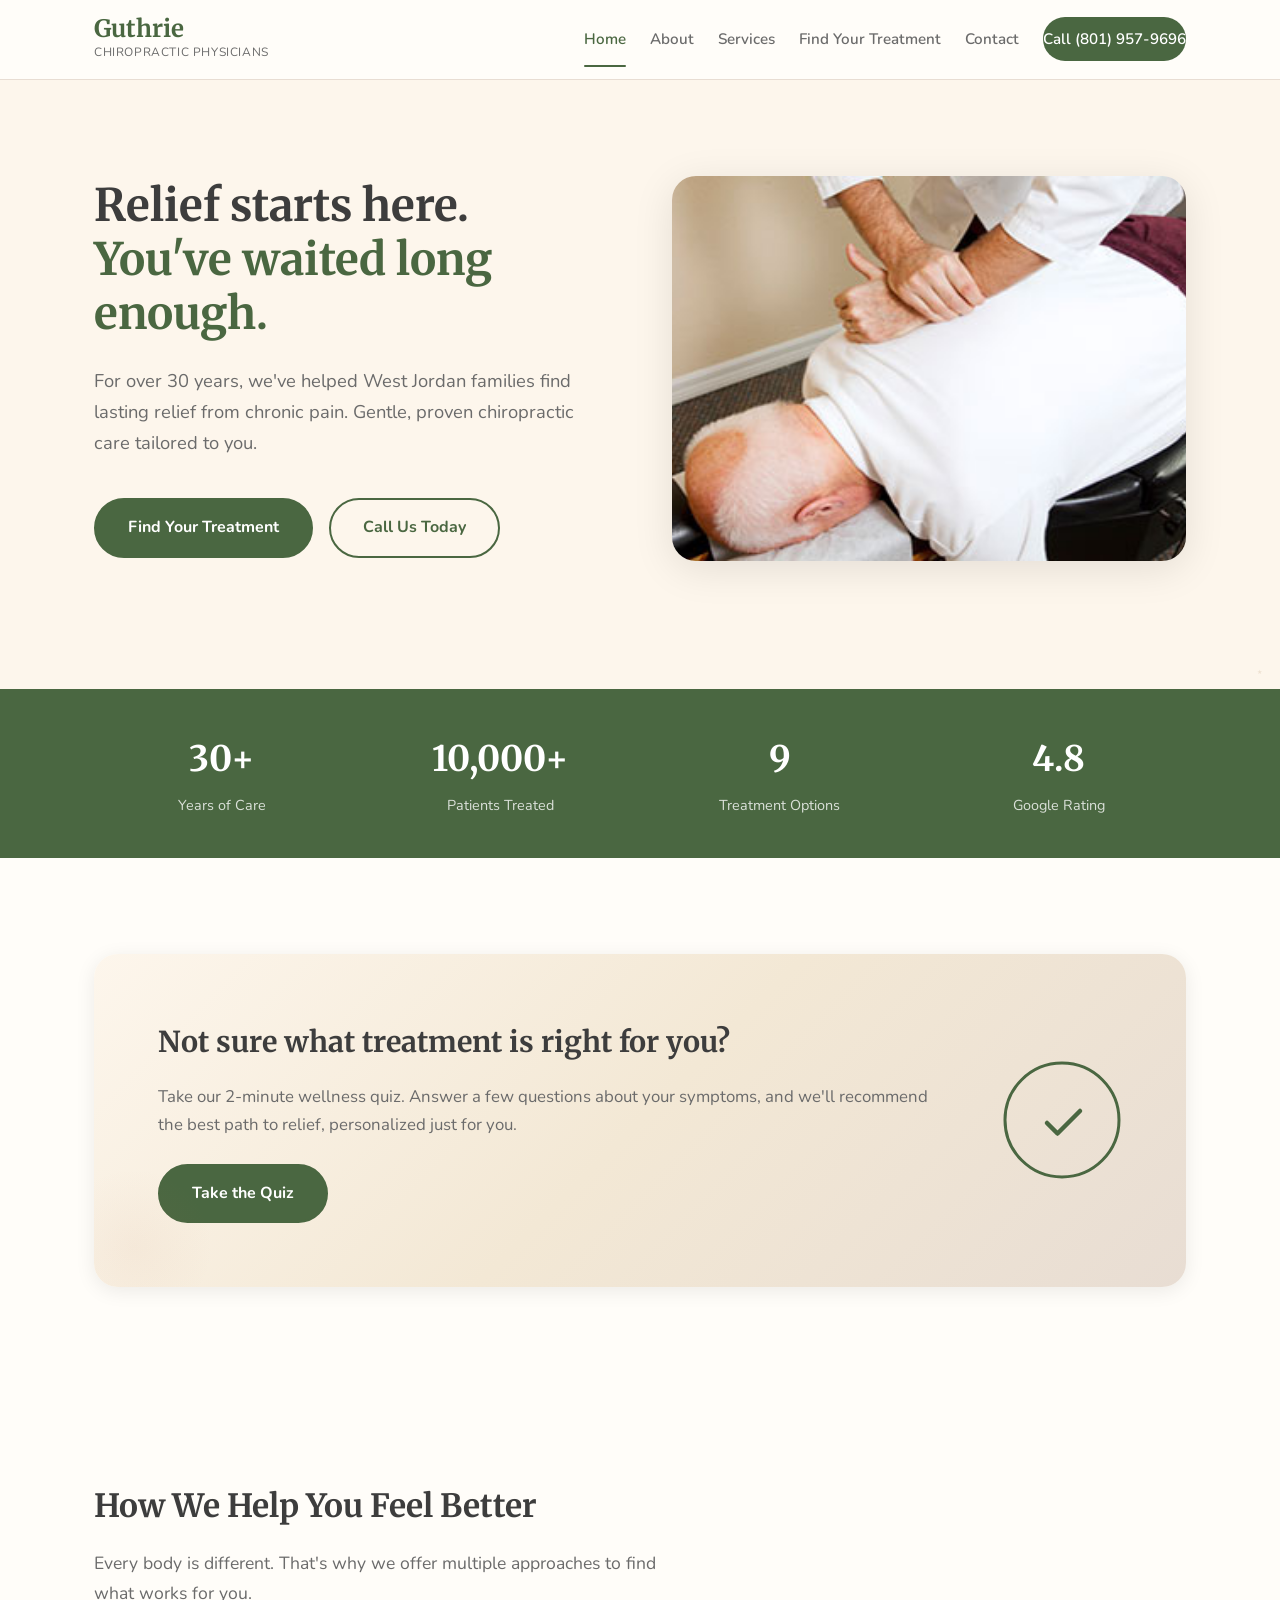
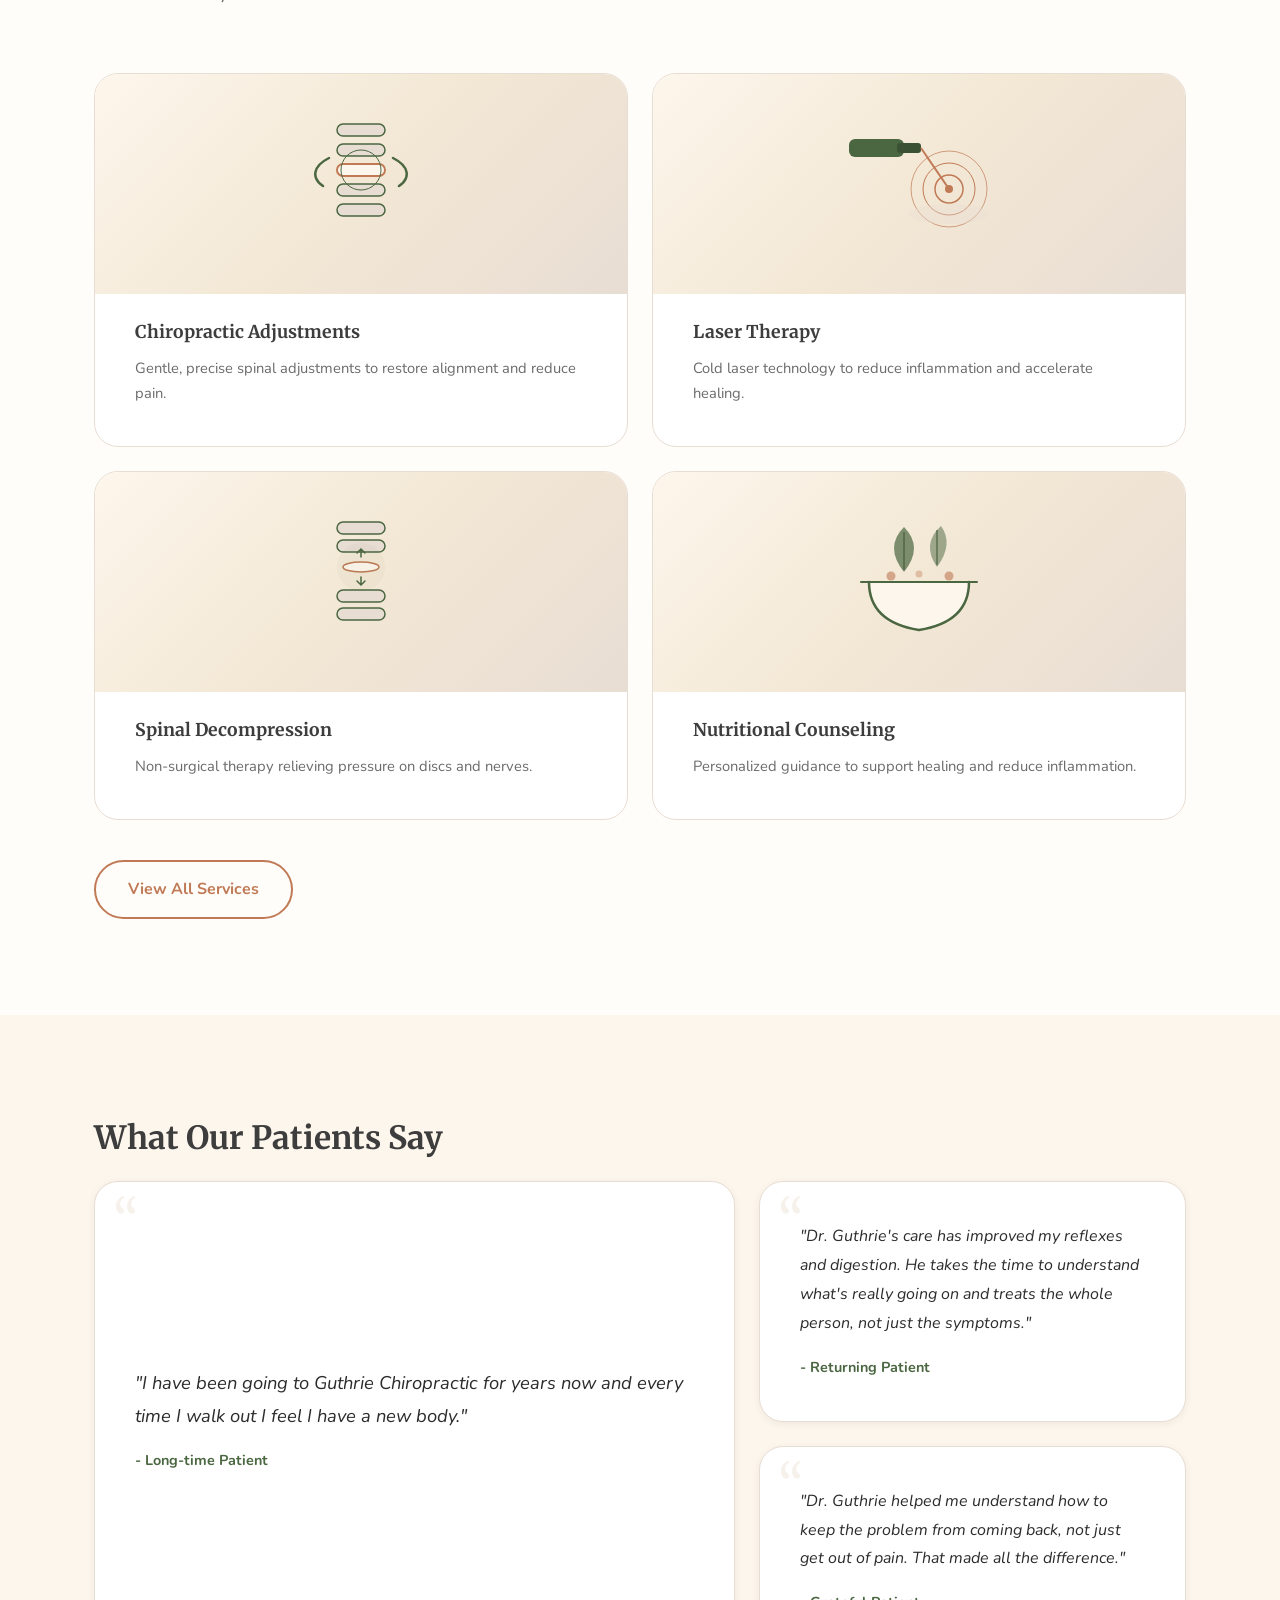
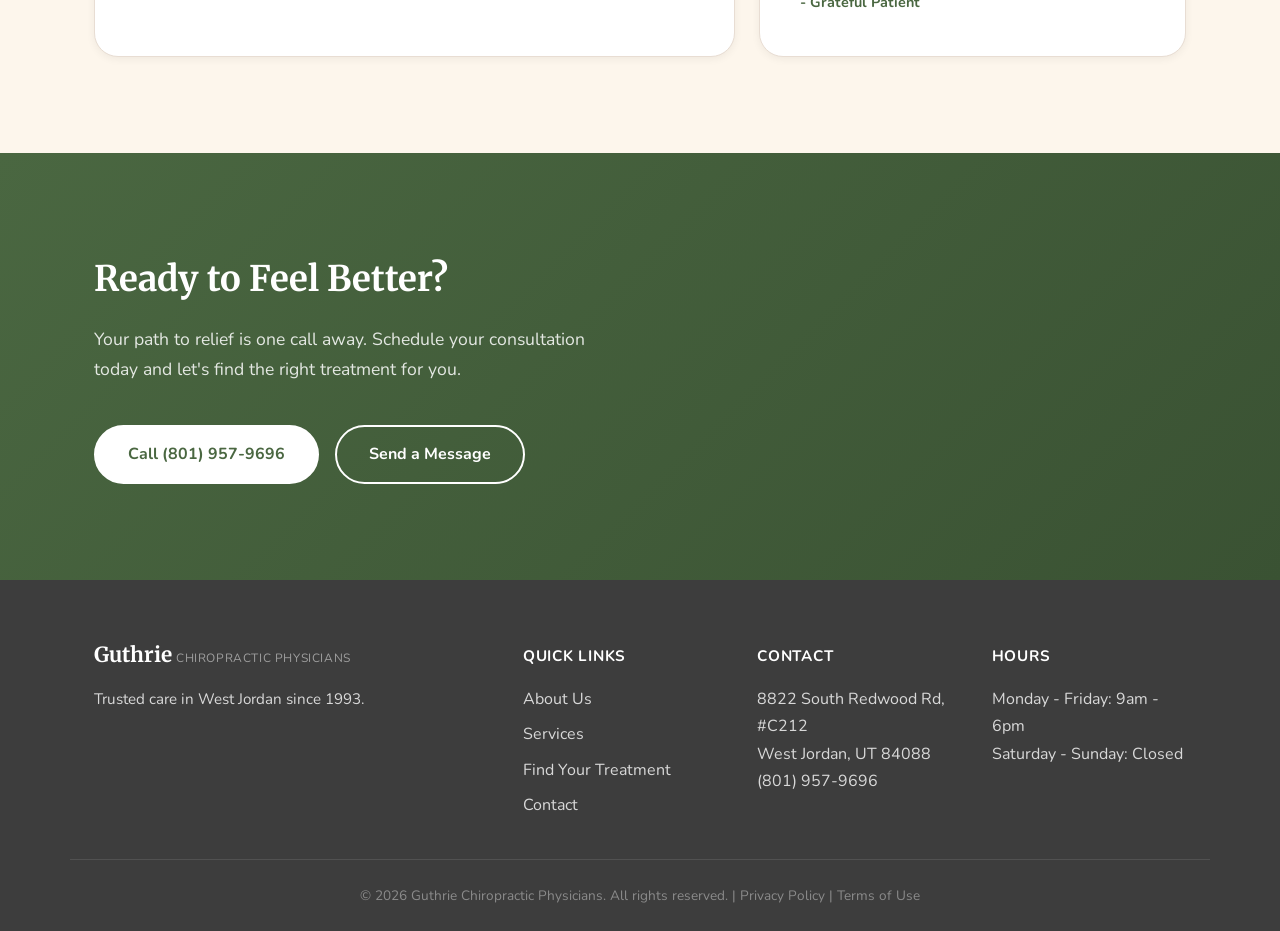
<file: index.html>
<!DOCTYPE html>
<html lang="en">
<head>
  <meta charset="UTF-8">
  <meta name="viewport" content="width=device-width, initial-scale=1.0">
  <title>Guthrie Chiropractic Physicians | Chiropractor in West Jordan, UT</title>
  <meta name="description" content="Trusted chiropractic care in West Jordan, Utah since 1993. Specializing in spinal adjustments, laser therapy, spinal decompression, and nutritional counseling. Find relief today.">
  <meta name="keywords" content="chiropractor west jordan utah, chiropractic care, back pain relief, spinal decompression, laser therapy, neck pain treatment, West Jordan chiropractor">
  <meta name="robots" content="index, follow">
  <link rel="canonical" href="https://memanzur.github.io/guthrie-chiropractic/">

  <!-- Open Graph -->
  <meta property="og:title" content="Guthrie Chiropractic Physicians | West Jordan, UT">
  <meta property="og:description" content="Trusted chiropractic care since 1993. Gentle, effective treatment for back pain, neck pain, and more.">
  <meta property="og:type" content="website">
  <meta property="og:url" content="https://memanzur.github.io/guthrie-chiropractic/">
  <meta property="og:locale" content="en_US">

  <!-- Local Business Schema -->
  <script type="application/ld+json">
  {
    "@context": "https://schema.org",
    "@type": "Chiropractor",
    "name": "Guthrie Chiropractic Physicians",
    "url": "https://memanzur.github.io/guthrie-chiropractic/",
    "telephone": "+18019579696",
    "address": {
      "@type": "PostalAddress",
      "streetAddress": "8822 South Redwood Rd #C212",
      "addressLocality": "West Jordan",
      "addressRegion": "UT",
      "postalCode": "84088",
      "addressCountry": "US"
    },
    "geo": {
      "@type": "GeoCoordinates",
      "latitude": 40.6024,
      "longitude": -111.9391
    },
    "openingHoursSpecification": [
      {
        "@type": "OpeningHoursSpecification",
        "dayOfWeek": ["Monday","Tuesday","Wednesday","Thursday","Friday"],
        "opens": "09:00",
        "closes": "18:00"
      }
    ],
    "foundingDate": "1993",
    "description": "Trusted chiropractic care in West Jordan, Utah since 1993. Dr. Dan Guthrie specializes in spinal adjustments, laser therapy, spinal decompression, Pro Adjuster, nutritional counseling, and immune system support.",
    "priceRange": "$$",
    "areaServed": [
      {"@type": "City", "name": "West Jordan"},
      {"@type": "City", "name": "South Jordan"},
      {"@type": "City", "name": "Taylorsville"},
      {"@type": "City", "name": "Herriman"},
      {"@type": "City", "name": "Riverton"}
    ],
    "hasMap": "https://www.google.com/maps?q=Guthrie+Chiropractic+Physicians+8822+S+Redwood+Rd+West+Jordan+UT+84088",
    "sameAs": [],
    "founder": {
      "@type": "Person",
      "name": "Dr. Dan Guthrie",
      "jobTitle": "Doctor of Chiropractic",
      "alumniOf": "Western States Chiropractic College"
    },
    "makesOffer": [
      {"@type": "Offer", "itemOffered": {"@type": "MedicalProcedure", "name": "Chiropractic Adjustments", "description": "Traditional hands-on spinal adjustments for pain relief and alignment"}},
      {"@type": "Offer", "itemOffered": {"@type": "MedicalProcedure", "name": "Laser Therapy", "description": "Cold laser technology to reduce inflammation and accelerate tissue healing"}},
      {"@type": "Offer", "itemOffered": {"@type": "MedicalProcedure", "name": "Spinal Decompression", "description": "Non-surgical decompression therapy for herniated discs and sciatica"}},
      {"@type": "Offer", "itemOffered": {"@type": "MedicalProcedure", "name": "Pro Adjuster", "description": "Computer-assisted spinal scanning and gentle instrument-based corrections"}},
      {"@type": "Offer", "itemOffered": {"@type": "MedicalProcedure", "name": "Nutritional Counseling", "description": "Personalized nutrition guidance for inflammation reduction and wellness"}},
      {"@type": "Offer", "itemOffered": {"@type": "MedicalProcedure", "name": "Immune System Support", "description": "GAP protocol for digestive health and immune function"}}
    ]
  }
  </script>

  <!-- FAQ Schema -->
  <script type="application/ld+json">
  {
    "@context": "https://schema.org",
    "@type": "FAQPage",
    "mainEntity": [
      {
        "@type": "Question",
        "name": "What services does Guthrie Chiropractic offer?",
        "acceptedAnswer": {
          "@type": "Answer",
          "text": "We offer chiropractic adjustments, Pro Adjuster (computer-assisted), laser therapy, spinal decompression, flexion/extension therapy, drop table technique, electric stimulation, nutritional counseling, and immune system support."
        }
      },
      {
        "@type": "Question",
        "name": "How long has Guthrie Chiropractic been in West Jordan?",
        "acceptedAnswer": {
          "@type": "Answer",
          "text": "Dr. Dan Guthrie has been providing chiropractic care in Utah since 1993, with over 30 years of clinical experience helping patients find lasting relief from pain."
        }
      },
      {
        "@type": "Question",
        "name": "Do I need a referral to see a chiropractor at Guthrie Chiropractic?",
        "acceptedAnswer": {
          "@type": "Answer",
          "text": "No referral is needed. We welcome new patients and you can schedule your first consultation by calling (801) 957-9696."
        }
      },
      {
        "@type": "Question",
        "name": "Where is Guthrie Chiropractic located?",
        "acceptedAnswer": {
          "@type": "Answer",
          "text": "We are located at 8822 South Redwood Rd, Suite C212, West Jordan, UT 84088. We serve patients from West Jordan, South Jordan, Taylorsville, Herriman, and Riverton."
        }
      }
    ]
  }
  </script>

  <link rel="preconnect" href="https://fonts.googleapis.com">
  <link rel="preconnect" href="https://fonts.gstatic.com" crossorigin>
  <link href="https://fonts.googleapis.com/css2?family=Nunito:wght@400;600;700;800&family=Merriweather:wght@400;700&display=swap" rel="stylesheet">
  <link rel="stylesheet" href="styles.css">
</head>
<body>

  <!-- Navigation -->
  <header class="header">
    <nav class="nav container">
      <a href="index.html" class="nav-logo">
        <span class="logo-text">Guthrie</span>
        <span class="logo-sub">Chiropractic Physicians</span>
      </a>
      <button class="nav-toggle" aria-label="Toggle navigation" aria-expanded="false">
        <span></span><span></span><span></span>
      </button>
      <ul class="nav-links">
        <li><a href="index.html" class="active">Home</a></li>
        <li><a href="about.html">About</a></li>
        <li><a href="services.html">Services</a></li>
        <li><a href="quiz.html">Find Your Treatment</a></li>
        <li><a href="contact.html">Contact</a></li>
        <li><a href="tel:8019579696" class="nav-cta">Call (801) 957-9696</a></li>
      </ul>
    </nav>
  </header>

  <!-- Hero -->
  <section class="hero">
    <div class="container hero-content">
      <div class="hero-text">
        <h1>Relief starts here.<br><span class="hero-accent">You've waited long enough.</span></h1>
        <p class="hero-sub">For over 30 years, we've helped West Jordan families find lasting relief from chronic pain. Gentle, proven chiropractic care tailored to you.</p>
        <div class="hero-actions">
          <a href="quiz.html" class="btn btn-primary">Find Your Treatment</a>
          <a href="tel:8019579696" class="btn btn-secondary">Call Us Today</a>
        </div>
      </div>
      <div class="hero-image">
        <img src="images/adjustments.jpg" alt="Dr. Guthrie performing a chiropractic adjustment" width="560" height="420">
      </div>
    </div>
  </section>

  <!-- Trust Bar -->
  <section class="trust-bar">
    <div class="container trust-grid">
      <div class="trust-item">
        <span class="trust-number">30+</span>
        <span class="trust-label">Years of Care</span>
      </div>
      <div class="trust-item">
        <span class="trust-number">10,000+</span>
        <span class="trust-label">Patients Treated</span>
      </div>
      <div class="trust-item">
        <span class="trust-number">9</span>
        <span class="trust-label">Treatment Options</span>
      </div>
      <div class="trust-item">
        <span class="trust-number">4.8</span>
        <span class="trust-label">Google Rating</span>
      </div>
    </div>
  </section>

  <!-- Quiz Promo -->
  <section class="quiz-promo">
    <div class="container">
      <div class="quiz-promo-card">
        <div class="quiz-promo-text">
          <h2>Not sure what treatment is right for you?</h2>
          <p>Take our 2-minute wellness quiz. Answer a few questions about your symptoms, and we'll recommend the best path to relief, personalized just for you.</p>
          <a href="quiz.html" class="btn btn-primary">Take the Quiz</a>
        </div>
        <div class="quiz-promo-visual">
          <div class="quiz-icon">
            <svg viewBox="0 0 80 80" fill="none" xmlns="http://www.w3.org/2000/svg">
              <circle cx="40" cy="40" r="38" stroke="currentColor" stroke-width="2" fill="none"/>
              <path d="M30 42 L37 49 L52 34" stroke="currentColor" stroke-width="3" stroke-linecap="round" stroke-linejoin="round"/>
            </svg>
          </div>
        </div>
      </div>
    </div>
  </section>

  <!-- Services Preview -->
  <section class="services-preview" id="services">
    <div class="container">
      <h2 class="section-title">How We Help You Feel Better</h2>
      <p class="section-sub">Every body is different. That's why we offer multiple approaches to find what works for you.</p>
      <div class="services-grid">
        <a href="services.html" class="service-card service-card--illus">
          <div class="service-card__illus">
            <svg viewBox="0 0 200 140" fill="none" xmlns="http://www.w3.org/2000/svg" aria-hidden="true">
              <rect x="76" y="10" width="48" height="12" rx="6" fill="#E8DDD3" stroke="#4A6741" stroke-width="1.5"/>
              <rect x="76" y="30" width="48" height="12" rx="6" fill="#E8DDD3" stroke="#4A6741" stroke-width="1.5"/>
              <rect x="76" y="50" width="48" height="12" rx="6" fill="#FDF6EC" stroke="#C07A56" stroke-width="2" class="svc-shift"/>
              <rect x="76" y="70" width="48" height="12" rx="6" fill="#E8DDD3" stroke="#4A6741" stroke-width="1.5"/>
              <rect x="76" y="90" width="48" height="12" rx="6" fill="#E8DDD3" stroke="#4A6741" stroke-width="1.5"/>
              <path d="M68 44 C52 52 50 64 62 72" stroke="#4A6741" stroke-width="2.5" stroke-linecap="round" fill="none"/>
              <path d="M132 44 C148 52 150 64 138 72" stroke="#4A6741" stroke-width="2.5" stroke-linecap="round" fill="none"/>
              <circle cx="100" cy="56" r="20" stroke="#4A6741" stroke-width="1" fill="none" class="svc-ring"/>
            </svg>
          </div>
          <div class="service-card__text">
            <h3>Chiropractic Adjustments</h3>
            <p>Gentle, precise spinal adjustments to restore alignment and reduce pain.</p>
          </div>
        </a>
        <a href="services.html" class="service-card service-card--illus">
          <div class="service-card__illus">
            <svg viewBox="0 0 200 140" fill="none" xmlns="http://www.w3.org/2000/svg" aria-hidden="true">
              <rect x="30" y="25" width="55" height="18" rx="6" fill="#4A6741"/>
              <rect x="78" y="29" width="24" height="10" rx="3" fill="#3A5233"/>
              <line x1="102" y1="34" x2="130" y2="75" stroke="#C07A56" stroke-width="2" class="svc-beam"/>
              <circle cx="130" cy="75" r="4" fill="#C07A56"/>
              <circle cx="130" cy="75" r="14" stroke="#C07A56" stroke-width="1.5" fill="none" class="svc-ring1"/>
              <circle cx="130" cy="75" r="26" stroke="#C07A56" stroke-width="1" fill="none" class="svc-ring2"/>
              <circle cx="130" cy="75" r="38" stroke="#C07A56" stroke-width="0.7" fill="none" class="svc-ring3"/>
              <ellipse cx="130" cy="100" rx="40" ry="10" fill="#E8DDD3" opacity="0.4"/>
            </svg>
          </div>
          <div class="service-card__text">
            <h3>Laser Therapy</h3>
            <p>Cold laser technology to reduce inflammation and accelerate healing.</p>
          </div>
        </a>
        <a href="services.html" class="service-card service-card--illus">
          <div class="service-card__illus">
            <svg viewBox="0 0 200 140" fill="none" xmlns="http://www.w3.org/2000/svg" aria-hidden="true">
              <g class="svc-up">
                <rect x="76" y="10" width="48" height="12" rx="6" fill="#E8DDD3" stroke="#4A6741" stroke-width="1.5"/>
                <rect x="76" y="28" width="48" height="12" rx="6" fill="#E8DDD3" stroke="#4A6741" stroke-width="1.5"/>
              </g>
              <ellipse cx="100" cy="55" rx="18" ry="5" fill="#FDF6EC" stroke="#C07A56" stroke-width="1.5" class="svc-disc"/>
              <path d="M100 45 L100 38 M96 41 L100 37 L104 41" stroke="#4A6741" stroke-width="1.5" stroke-linecap="round"/>
              <path d="M100 65 L100 72 M96 69 L100 73 L104 69" stroke="#4A6741" stroke-width="1.5" stroke-linecap="round"/>
              <g class="svc-down">
                <rect x="76" y="78" width="48" height="12" rx="6" fill="#E8DDD3" stroke="#4A6741" stroke-width="1.5"/>
                <rect x="76" y="96" width="48" height="12" rx="6" fill="#E8DDD3" stroke="#4A6741" stroke-width="1.5"/>
              </g>
              <circle cx="100" cy="55" r="24" fill="#4A6741" opacity="0.04" class="svc-glow"/>
            </svg>
          </div>
          <div class="service-card__text">
            <h3>Spinal Decompression</h3>
            <p>Non-surgical therapy relieving pressure on discs and nerves.</p>
          </div>
        </a>
        <a href="services.html" class="service-card service-card--illus">
          <div class="service-card__illus">
            <svg viewBox="0 0 200 140" fill="none" xmlns="http://www.w3.org/2000/svg" aria-hidden="true">
              <path d="M50 70 Q50 110 100 118 Q150 110 150 70" stroke="#4A6741" stroke-width="2.5" fill="#FDF6EC" stroke-linecap="round"/>
              <line x1="42" y1="70" x2="158" y2="70" stroke="#4A6741" stroke-width="2" stroke-linecap="round"/>
              <path d="M85 60 Q65 35 85 15 Q105 35 85 60 Z" fill="#4A6741" opacity="0.7" class="svc-leaf1"/>
              <line x1="85" y1="58" x2="85" y2="20" stroke="#3A5233" stroke-width="1"/>
              <path d="M118 55 Q135 32 122 14 Q102 32 118 55 Z" fill="#4A6741" opacity="0.5" class="svc-leaf2"/>
              <line x1="118" y1="53" x2="118" y2="18" stroke="#3A5233" stroke-width="1"/>
              <circle cx="72" cy="64" r="4.5" fill="#C07A56" opacity="0.6"/>
              <circle cx="100" cy="62" r="3.5" fill="#C07A56" opacity="0.4"/>
              <circle cx="130" cy="64" r="4.5" fill="#C07A56" opacity="0.6"/>
            </svg>
          </div>
          <div class="service-card__text">
            <h3>Nutritional Counseling</h3>
            <p>Personalized guidance to support healing and reduce inflammation.</p>
          </div>
        </a>
      </div>
      <div class="services-cta">
        <a href="services.html" class="btn btn-outline">View All Services</a>
      </div>
    </div>
  </section>

  <!-- Testimonials -->
  <section class="testimonials">
    <div class="container">
      <h2 class="section-title">What Our Patients Say</h2>
      <div class="testimonials-grid">
        <blockquote class="testimonial-card">
          <p>"I have been going to Guthrie Chiropractic for years now and every time I walk out I feel I have a new body."</p>
          <cite>- Long-time Patient</cite>
        </blockquote>
        <blockquote class="testimonial-card">
          <p>"Dr. Guthrie's care has improved my reflexes and digestion. He takes the time to understand what's really going on and treats the whole person, not just the symptoms."</p>
          <cite>- Returning Patient</cite>
        </blockquote>
        <blockquote class="testimonial-card">
          <p>"Dr. Guthrie helped me understand how to keep the problem from coming back, not just get out of pain. That made all the difference."</p>
          <cite>- Grateful Patient</cite>
        </blockquote>
      </div>
    </div>
  </section>

  <!-- CTA -->
  <section class="cta-section">
    <div class="container cta-content">
      <h2>Ready to Feel Better?</h2>
      <p>Your path to relief is one call away. Schedule your consultation today and let's find the right treatment for you.</p>
      <div class="cta-actions">
        <a href="tel:8019579696" class="btn btn-primary">Call (801) 957-9696</a>
        <a href="contact.html" class="btn btn-secondary">Send a Message</a>
      </div>
    </div>
  </section>

  <!-- Footer -->
  <footer class="footer">
    <div class="container footer-grid">
      <div class="footer-brand">
        <span class="logo-text">Guthrie</span>
        <span class="logo-sub">Chiropractic Physicians</span>
        <p class="footer-tagline">Trusted care in West Jordan since 1993.</p>
      </div>
      <div class="footer-links">
        <h4>Quick Links</h4>
        <ul>
          <li><a href="about.html">About Us</a></li>
          <li><a href="services.html">Services</a></li>
          <li><a href="quiz.html">Find Your Treatment</a></li>
          <li><a href="contact.html">Contact</a></li>
        </ul>
      </div>
      <div class="footer-contact">
        <h4>Contact</h4>
        <p>8822 South Redwood Rd, #C212<br>West Jordan, UT 84088</p>
        <p><a href="tel:8019579696">(801) 957-9696</a></p>
      </div>
      <div class="footer-hours">
        <h4>Hours</h4>
        <p>Monday - Friday: 9am - 6pm<br>Saturday - Sunday: Closed</p>
      </div>
    </div>
    <div class="footer-bottom container">
      <p>&copy; 2026 Guthrie Chiropractic Physicians. All rights reserved. | <a href="privacy.html">Privacy Policy</a> | <a href="terms.html">Terms of Use</a></p>
    </div>
  </footer>

  <script src="main.js"></script>
</body>
</html>
</file>
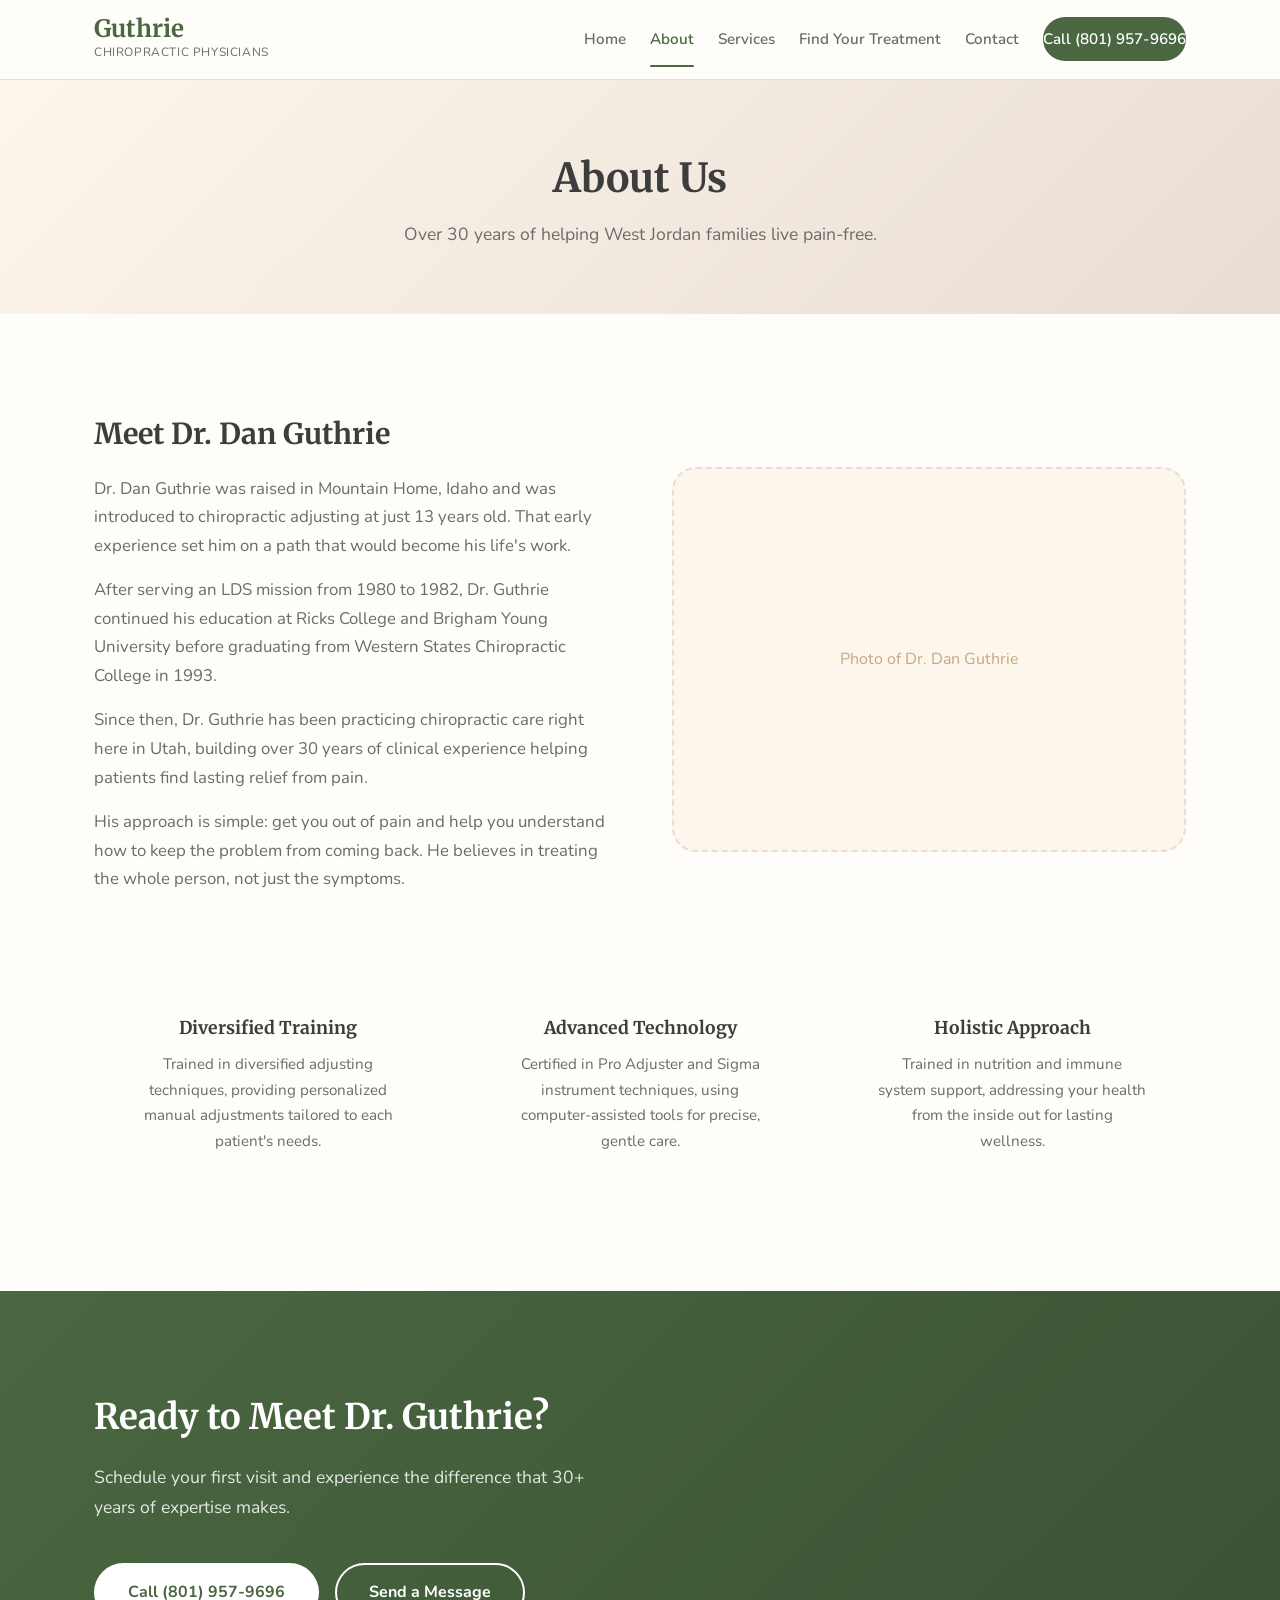
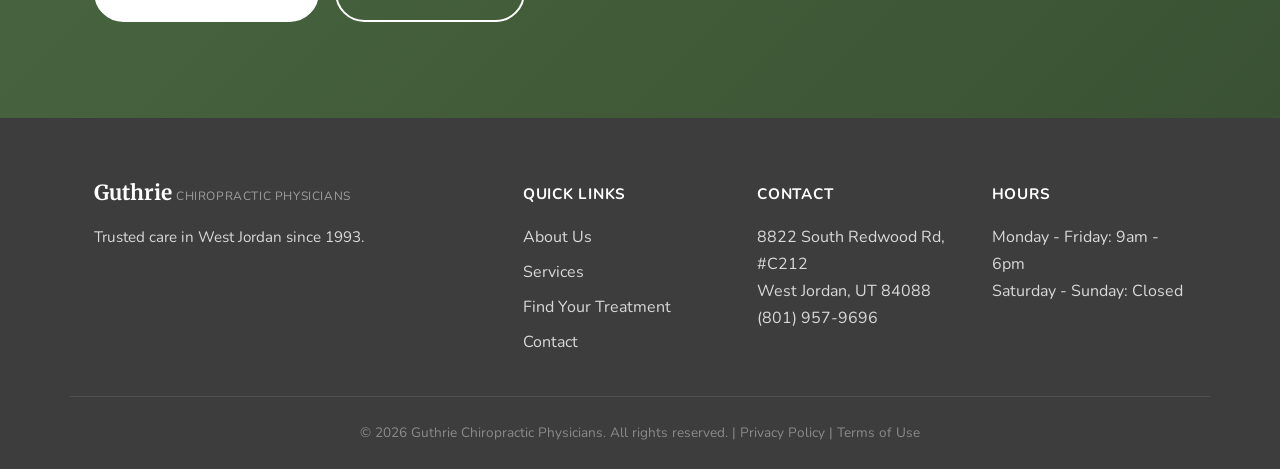
<file: about.html>
<!DOCTYPE html>
<html lang="en">
<head>
  <meta charset="UTF-8">
  <meta name="viewport" content="width=device-width, initial-scale=1.0">
  <title>About Dr. Dan Guthrie | Guthrie Chiropractic Physicians | West Jordan, UT</title>
  <meta name="description" content="Meet Dr. Dan Guthrie, providing expert chiropractic care in West Jordan, Utah since 1993. Over 30 years of experience in spinal adjustments, laser therapy, and holistic wellness.">
  <link rel="canonical" href="https://memanzur.github.io/guthrie-chiropractic/about.html">
  <link rel="preconnect" href="https://fonts.googleapis.com">
  <link rel="preconnect" href="https://fonts.gstatic.com" crossorigin>
  <link href="https://fonts.googleapis.com/css2?family=Nunito:wght@400;600;700;800&family=Merriweather:wght@400;700&display=swap" rel="stylesheet">
  <link rel="stylesheet" href="styles.css">
</head>
<body>

  <!-- Navigation -->
  <header class="header">
    <nav class="nav container">
      <a href="index.html" class="nav-logo">
        <span class="logo-text">Guthrie</span>
        <span class="logo-sub">Chiropractic Physicians</span>
      </a>
      <button class="nav-toggle" aria-label="Toggle navigation" aria-expanded="false">
        <span></span><span></span><span></span>
      </button>
      <ul class="nav-links">
        <li><a href="index.html">Home</a></li>
        <li><a href="about.html" class="active">About</a></li>
        <li><a href="services.html">Services</a></li>
        <li><a href="quiz.html">Find Your Treatment</a></li>
        <li><a href="contact.html">Contact</a></li>
        <li><a href="tel:8019579696" class="nav-cta">Call (801) 957-9696</a></li>
      </ul>
    </nav>
  </header>

  <!-- Page Hero -->
  <section class="page-hero">
    <div class="container">
      <h1>About Us</h1>
      <p>Over 30 years of helping West Jordan families live pain-free.</p>
    </div>
  </section>

  <!-- About Content -->
  <section class="about-section">
    <div class="container">
      <div class="about-grid">
        <div class="about-text">
          <h2>Meet Dr. Dan Guthrie</h2>
          <p>Dr. Dan Guthrie was raised in Mountain Home, Idaho and was introduced to chiropractic adjusting at just 13 years old. That early experience set him on a path that would become his life's work.</p>
          <p>After serving an LDS mission from 1980 to 1982, Dr. Guthrie continued his education at Ricks College and Brigham Young University before graduating from Western States Chiropractic College in 1993.</p>
          <p>Since then, Dr. Guthrie has been practicing chiropractic care right here in Utah, building over 30 years of clinical experience helping patients find lasting relief from pain.</p>
          <p>His approach is simple: get you out of pain and help you understand how to keep the problem from coming back. He believes in treating the whole person, not just the symptoms.</p>
        </div>
        <div class="about-image-placeholder">
          Photo of Dr. Dan Guthrie
        </div>
      </div>

      <!-- Training & Techniques -->
      <div class="values-grid">
        <div class="value-card">
          <h3>Diversified Training</h3>
          <p>Trained in diversified adjusting techniques, providing personalized manual adjustments tailored to each patient's needs.</p>
        </div>
        <div class="value-card">
          <h3>Advanced Technology</h3>
          <p>Certified in Pro Adjuster and Sigma instrument techniques, using computer-assisted tools for precise, gentle care.</p>
        </div>
        <div class="value-card">
          <h3>Holistic Approach</h3>
          <p>Trained in nutrition and immune system support, addressing your health from the inside out for lasting wellness.</p>
        </div>
      </div>
    </div>
  </section>

  <!-- CTA -->
  <section class="cta-section">
    <div class="container cta-content">
      <h2>Ready to Meet Dr. Guthrie?</h2>
      <p>Schedule your first visit and experience the difference that 30+ years of expertise makes.</p>
      <div class="cta-actions">
        <a href="tel:8019579696" class="btn btn-primary">Call (801) 957-9696</a>
        <a href="contact.html" class="btn btn-secondary">Send a Message</a>
      </div>
    </div>
  </section>

  <!-- Footer -->
  <footer class="footer">
    <div class="container footer-grid">
      <div class="footer-brand">
        <span class="logo-text">Guthrie</span>
        <span class="logo-sub">Chiropractic Physicians</span>
        <p class="footer-tagline">Trusted care in West Jordan since 1993.</p>
      </div>
      <div class="footer-links">
        <h4>Quick Links</h4>
        <ul>
          <li><a href="about.html">About Us</a></li>
          <li><a href="services.html">Services</a></li>
          <li><a href="quiz.html">Find Your Treatment</a></li>
          <li><a href="contact.html">Contact</a></li>
        </ul>
      </div>
      <div class="footer-contact">
        <h4>Contact</h4>
        <p>8822 South Redwood Rd, #C212<br>West Jordan, UT 84088</p>
        <p><a href="tel:8019579696">(801) 957-9696</a></p>
      </div>
      <div class="footer-hours">
        <h4>Hours</h4>
        <p>Monday - Friday: 9am - 6pm<br>Saturday - Sunday: Closed</p>
      </div>
    </div>
    <div class="footer-bottom container">
      <p>&copy; 2026 Guthrie Chiropractic Physicians. All rights reserved. | <a href="privacy.html">Privacy Policy</a> | <a href="terms.html">Terms of Use</a></p>
    </div>
  </footer>

  <script src="main.js"></script>
</body>
</html>
</file>
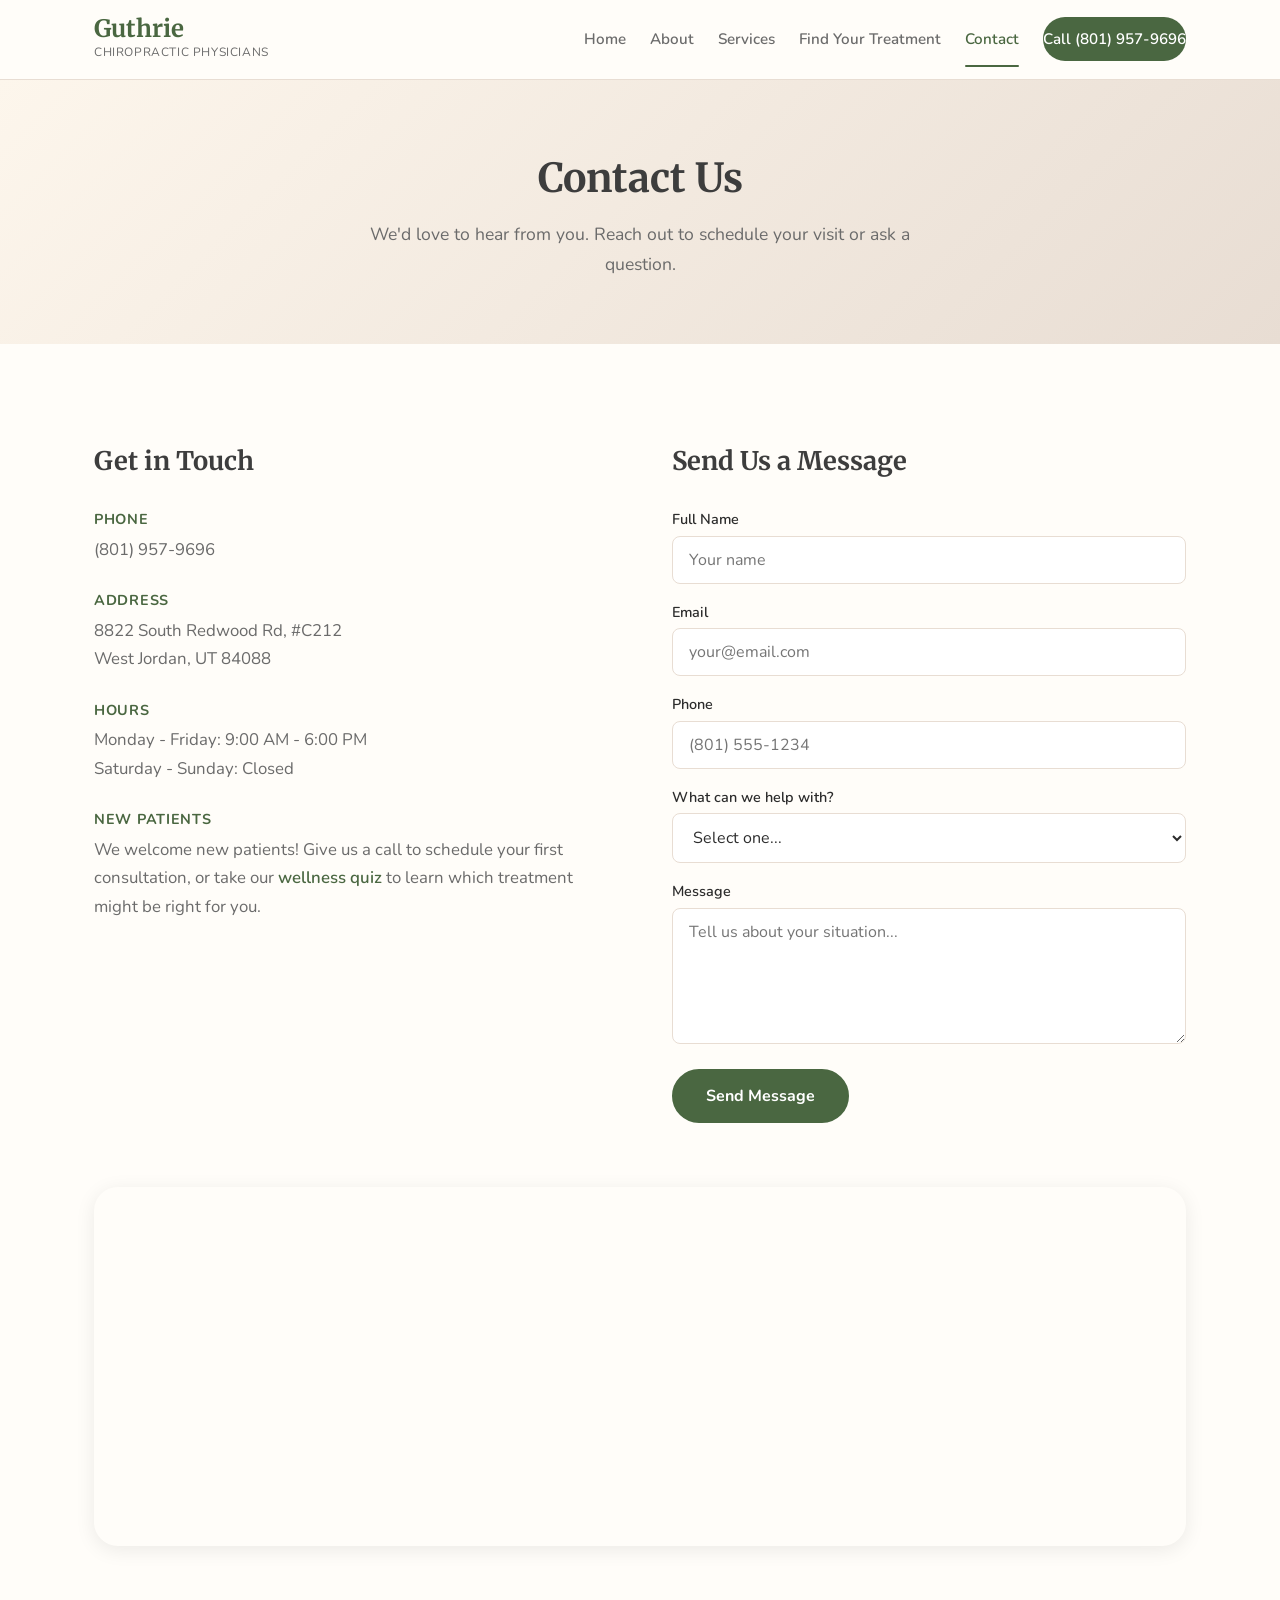
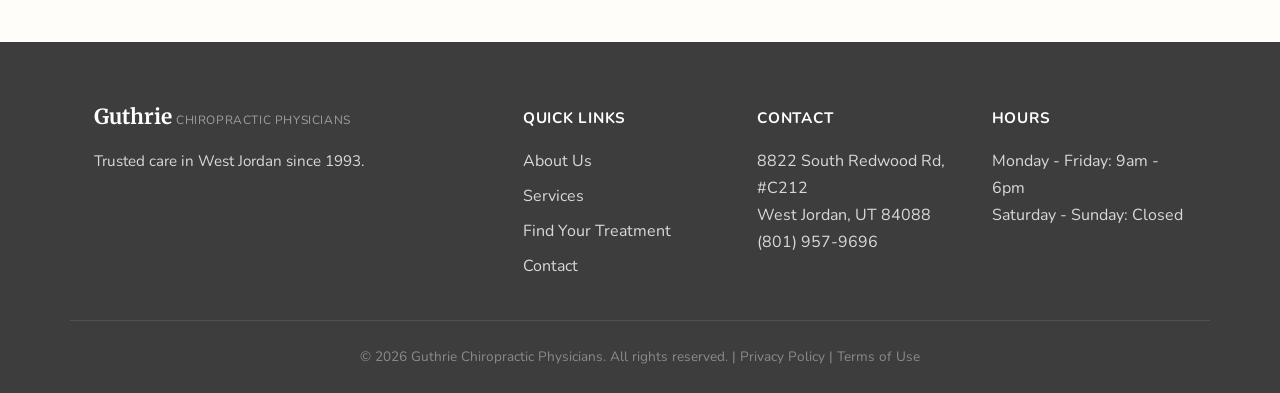
<file: contact.html>
<!DOCTYPE html>
<html lang="en">
<head>
  <meta charset="UTF-8">
  <meta name="viewport" content="width=device-width, initial-scale=1.0">
  <title>Contact Us | Guthrie Chiropractic Physicians | West Jordan, UT</title>
  <meta name="description" content="Contact Guthrie Chiropractic Physicians in West Jordan, UT. Call (801) 957-9696 or visit us at 8822 South Redwood Rd #C212. Schedule your appointment today.">
  <link rel="canonical" href="https://memanzur.github.io/guthrie-chiropractic/contact.html">
  <link rel="preconnect" href="https://fonts.googleapis.com">
  <link rel="preconnect" href="https://fonts.gstatic.com" crossorigin>
  <link href="https://fonts.googleapis.com/css2?family=Nunito:wght@400;600;700;800&family=Merriweather:wght@400;700&display=swap" rel="stylesheet">
  <link rel="stylesheet" href="styles.css">
</head>
<body>

  <!-- Navigation -->
  <header class="header">
    <nav class="nav container">
      <a href="index.html" class="nav-logo">
        <span class="logo-text">Guthrie</span>
        <span class="logo-sub">Chiropractic Physicians</span>
      </a>
      <button class="nav-toggle" aria-label="Toggle navigation" aria-expanded="false">
        <span></span><span></span><span></span>
      </button>
      <ul class="nav-links">
        <li><a href="index.html">Home</a></li>
        <li><a href="about.html">About</a></li>
        <li><a href="services.html">Services</a></li>
        <li><a href="quiz.html">Find Your Treatment</a></li>
        <li><a href="contact.html" class="active">Contact</a></li>
        <li><a href="tel:8019579696" class="nav-cta">Call (801) 957-9696</a></li>
      </ul>
    </nav>
  </header>

  <!-- Page Hero -->
  <section class="page-hero">
    <div class="container">
      <h1>Contact Us</h1>
      <p>We'd love to hear from you. Reach out to schedule your visit or ask a question.</p>
    </div>
  </section>

  <!-- Contact Content -->
  <section class="contact-section">
    <div class="container">
      <div class="contact-grid">
        <div class="contact-info">
          <h2>Get in Touch</h2>

          <div class="contact-detail">
            <h3>Phone</h3>
            <p><a href="tel:8019579696">(801) 957-9696</a></p>
          </div>

          <div class="contact-detail">
            <h3>Address</h3>
            <p>8822 South Redwood Rd, #C212<br>West Jordan, UT 84088</p>
          </div>

          <div class="contact-detail">
            <h3>Hours</h3>
            <p>Monday - Friday: 9:00 AM - 6:00 PM<br>Saturday - Sunday: Closed</p>
          </div>

          <div class="contact-detail">
            <h3>New Patients</h3>
            <p>We welcome new patients! Give us a call to schedule your first consultation, or take our <a href="quiz.html" style="color: var(--color-forest); font-weight: 600;">wellness quiz</a> to learn which treatment might be right for you.</p>
          </div>
        </div>

        <div class="contact-form">
          <h2>Send Us a Message</h2>
          <form id="contactForm" action="https://formspree.io/f/placeholder" method="POST">
            <div class="form-group">
              <label for="name">Full Name</label>
              <input type="text" id="name" name="name" required placeholder="Your name">
            </div>
            <div class="form-group">
              <label for="email">Email</label>
              <input type="email" id="email" name="email" required placeholder="your@email.com">
            </div>
            <div class="form-group">
              <label for="phone">Phone</label>
              <input type="tel" id="phone" name="phone" placeholder="(801) 555-1234">
            </div>
            <div class="form-group">
              <label for="subject">What can we help with?</label>
              <select id="subject" name="subject">
                <option value="">Select one...</option>
                <option value="new-patient">New Patient Appointment</option>
                <option value="existing-patient">Existing Patient</option>
                <option value="question">General Question</option>
                <option value="insurance">Insurance Question</option>
              </select>
            </div>
            <div class="form-group">
              <label for="message">Message</label>
              <textarea id="message" name="message" rows="5" placeholder="Tell us about your situation..."></textarea>
            </div>
            <button type="submit" class="btn btn-primary">Send Message</button>
          </form>
        </div>
      </div>

      <!-- Map -->
      <div class="map-container">
        <iframe
          src="https://www.google.com/maps?q=Guthrie+Chiropractic+Physicians+8822+S+Redwood+Rd+West+Jordan+UT+84088&output=embed"
          allowfullscreen=""
          loading="lazy"
          referrerpolicy="no-referrer-when-downgrade"
          title="Guthrie Chiropractic Physicians location map">
        </iframe>
      </div>
    </div>
  </section>

  <!-- Footer -->
  <footer class="footer">
    <div class="container footer-grid">
      <div class="footer-brand">
        <span class="logo-text">Guthrie</span>
        <span class="logo-sub">Chiropractic Physicians</span>
        <p class="footer-tagline">Trusted care in West Jordan since 1993.</p>
      </div>
      <div class="footer-links">
        <h4>Quick Links</h4>
        <ul>
          <li><a href="about.html">About Us</a></li>
          <li><a href="services.html">Services</a></li>
          <li><a href="quiz.html">Find Your Treatment</a></li>
          <li><a href="contact.html">Contact</a></li>
        </ul>
      </div>
      <div class="footer-contact">
        <h4>Contact</h4>
        <p>8822 South Redwood Rd, #C212<br>West Jordan, UT 84088</p>
        <p><a href="tel:8019579696">(801) 957-9696</a></p>
      </div>
      <div class="footer-hours">
        <h4>Hours</h4>
        <p>Monday - Friday: 9am - 6pm<br>Saturday - Sunday: Closed</p>
      </div>
    </div>
    <div class="footer-bottom container">
      <p>&copy; 2026 Guthrie Chiropractic Physicians. All rights reserved. | <a href="privacy.html">Privacy Policy</a> | <a href="terms.html">Terms of Use</a></p>
    </div>
  </footer>

  <script src="main.js"></script>
</body>
</html>
</file>
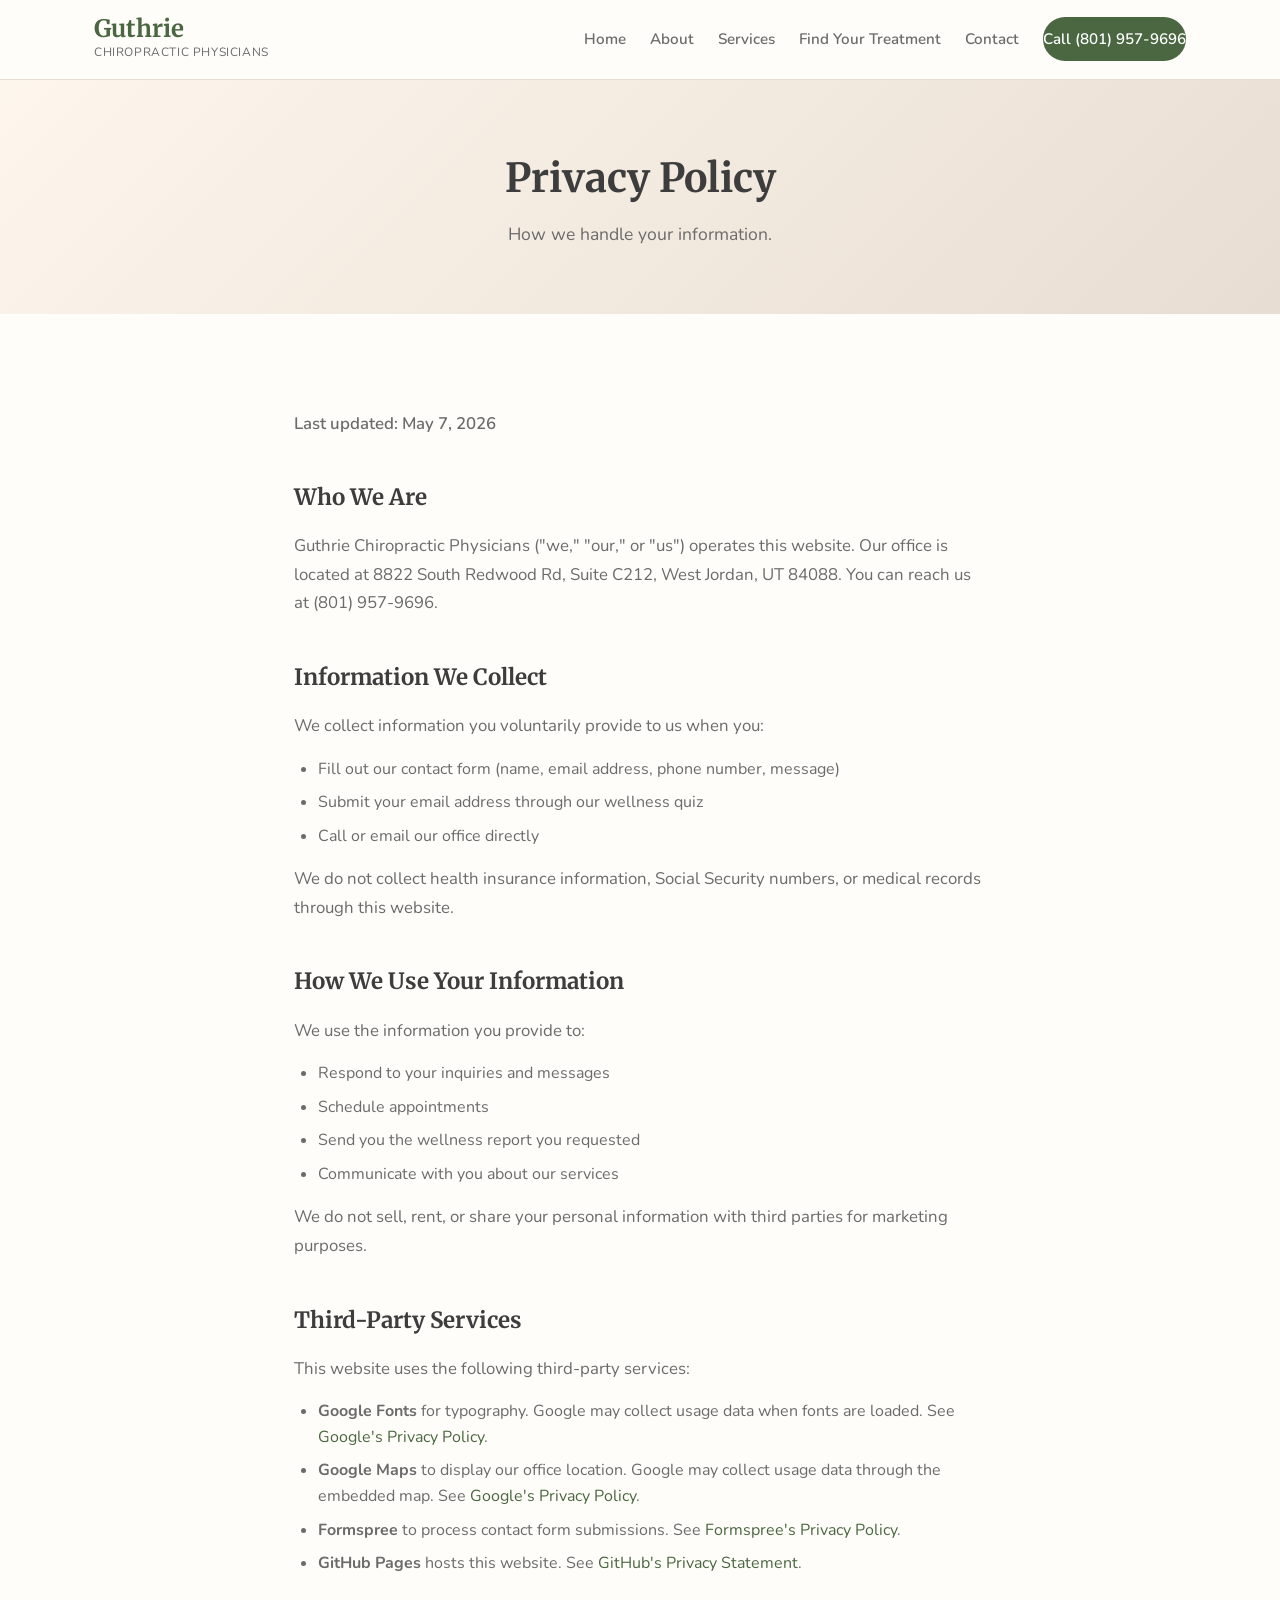
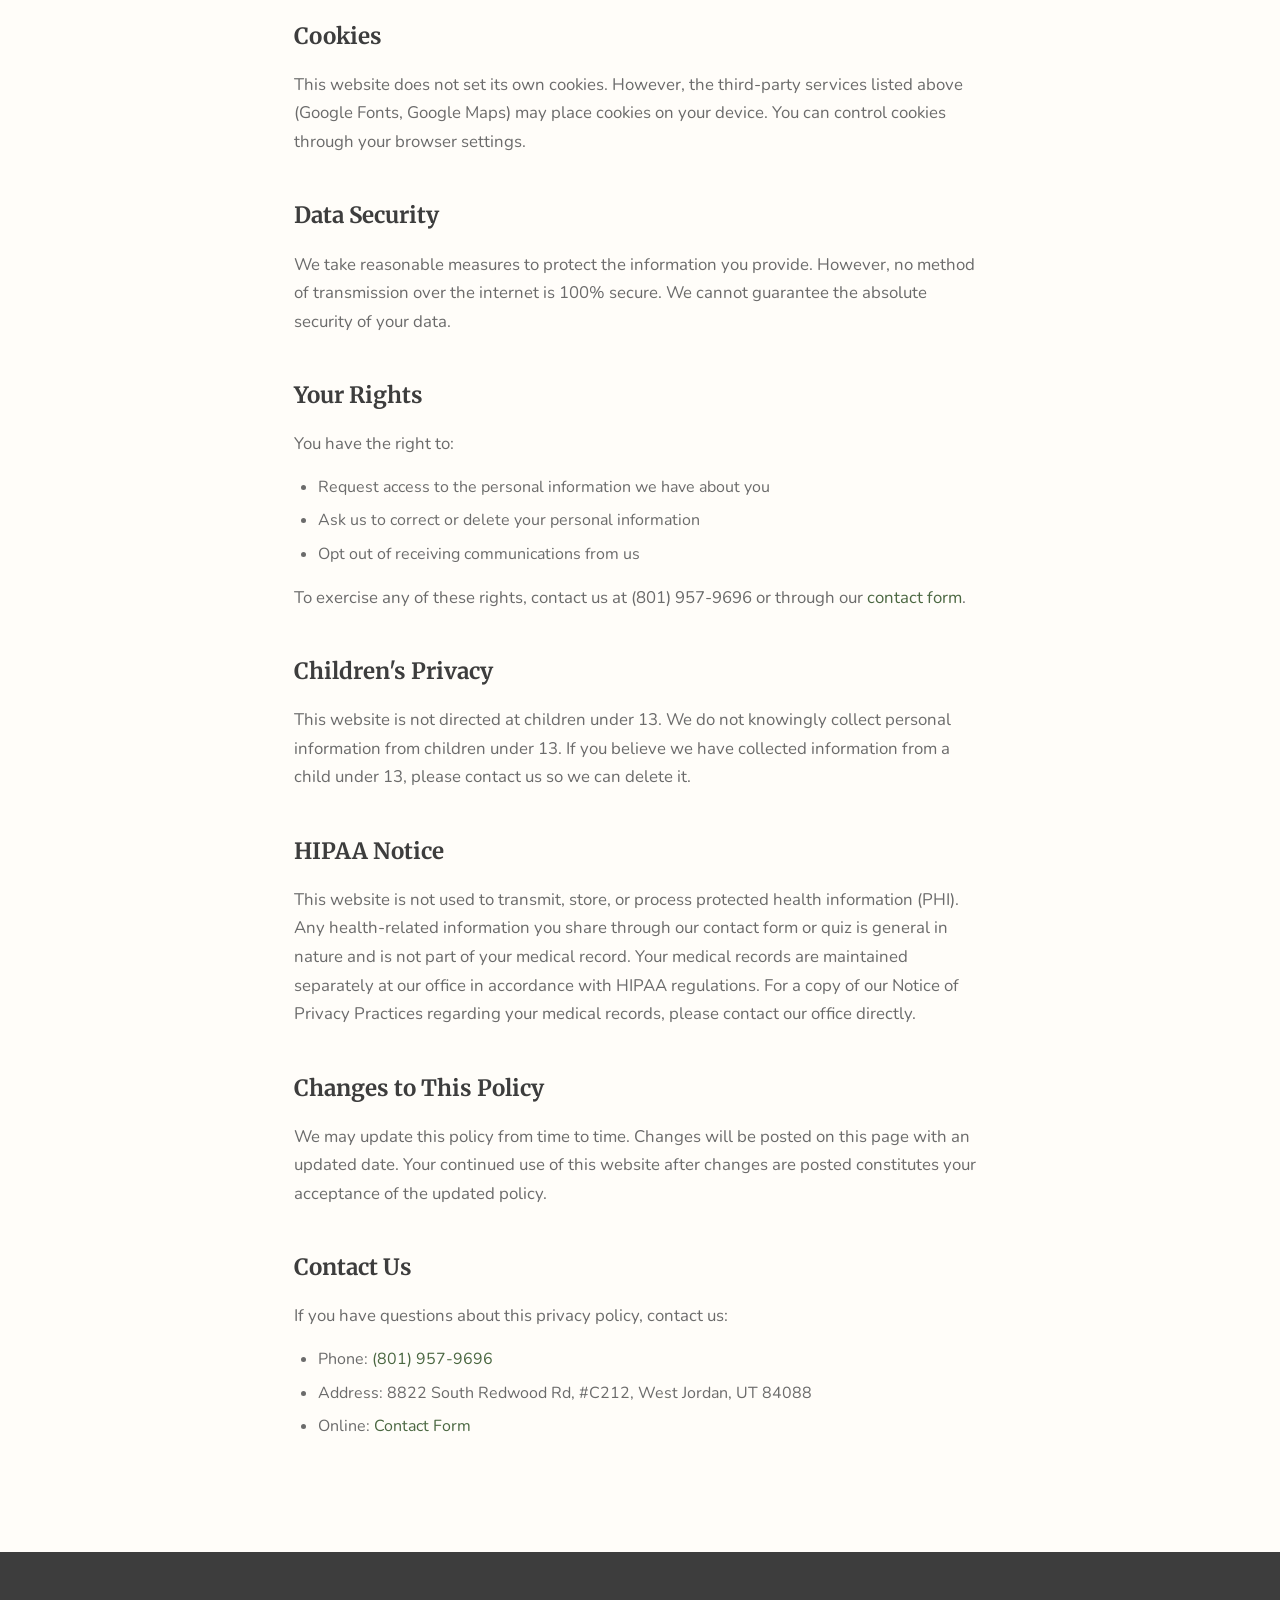
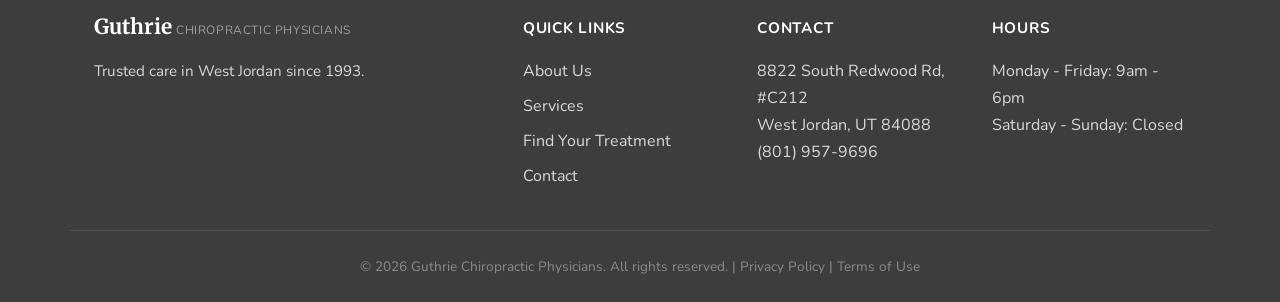
<file: privacy.html>
<!DOCTYPE html>
<html lang="en">
<head>
  <meta charset="UTF-8">
  <meta name="viewport" content="width=device-width, initial-scale=1.0">
  <title>Privacy Policy | Guthrie Chiropractic Physicians</title>
  <meta name="description" content="Privacy Policy for Guthrie Chiropractic Physicians. Learn how we collect, use, and protect your personal information.">
  <meta name="robots" content="noindex">
  <link rel="preconnect" href="https://fonts.googleapis.com">
  <link rel="preconnect" href="https://fonts.gstatic.com" crossorigin>
  <link href="https://fonts.googleapis.com/css2?family=Nunito:wght@400;600;700;800&family=Merriweather:wght@400;700&display=swap" rel="stylesheet">
  <link rel="stylesheet" href="styles.css">
</head>
<body>

  <!-- Navigation -->
  <header class="header">
    <nav class="nav container">
      <a href="index.html" class="nav-logo">
        <span class="logo-text">Guthrie</span>
        <span class="logo-sub">Chiropractic Physicians</span>
      </a>
      <button class="nav-toggle" aria-label="Toggle navigation" aria-expanded="false">
        <span></span><span></span><span></span>
      </button>
      <ul class="nav-links">
        <li><a href="index.html">Home</a></li>
        <li><a href="about.html">About</a></li>
        <li><a href="services.html">Services</a></li>
        <li><a href="quiz.html">Find Your Treatment</a></li>
        <li><a href="contact.html">Contact</a></li>
        <li><a href="tel:8019579696" class="nav-cta">Call (801) 957-9696</a></li>
      </ul>
    </nav>
  </header>

  <!-- Page Hero -->
  <section class="page-hero">
    <div class="container">
      <h1>Privacy Policy</h1>
      <p>How we handle your information.</p>
    </div>
  </section>

  <!-- Content -->
  <section class="legal-section">
    <div class="container legal-content">
      <p class="legal-updated">Last updated: May 7, 2026</p>

      <h2>Who We Are</h2>
      <p>Guthrie Chiropractic Physicians ("we," "our," or "us") operates this website. Our office is located at 8822 South Redwood Rd, Suite C212, West Jordan, UT 84088. You can reach us at (801) 957-9696.</p>

      <h2>Information We Collect</h2>
      <p>We collect information you voluntarily provide to us when you:</p>
      <ul>
        <li>Fill out our contact form (name, email address, phone number, message)</li>
        <li>Submit your email address through our wellness quiz</li>
        <li>Call or email our office directly</li>
      </ul>
      <p>We do not collect health insurance information, Social Security numbers, or medical records through this website.</p>

      <h2>How We Use Your Information</h2>
      <p>We use the information you provide to:</p>
      <ul>
        <li>Respond to your inquiries and messages</li>
        <li>Schedule appointments</li>
        <li>Send you the wellness report you requested</li>
        <li>Communicate with you about our services</li>
      </ul>
      <p>We do not sell, rent, or share your personal information with third parties for marketing purposes.</p>

      <h2>Third-Party Services</h2>
      <p>This website uses the following third-party services:</p>
      <ul>
        <li><strong>Google Fonts</strong> for typography. Google may collect usage data when fonts are loaded. See <a href="https://policies.google.com/privacy" target="_blank" rel="noopener noreferrer">Google's Privacy Policy</a>.</li>
        <li><strong>Google Maps</strong> to display our office location. Google may collect usage data through the embedded map. See <a href="https://policies.google.com/privacy" target="_blank" rel="noopener noreferrer">Google's Privacy Policy</a>.</li>
        <li><strong>Formspree</strong> to process contact form submissions. See <a href="https://formspree.io/legal/privacy-policy/" target="_blank" rel="noopener noreferrer">Formspree's Privacy Policy</a>.</li>
        <li><strong>GitHub Pages</strong> hosts this website. See <a href="https://docs.github.com/en/site-policy/privacy-policies/github-general-privacy-statement" target="_blank" rel="noopener noreferrer">GitHub's Privacy Statement</a>.</li>
      </ul>

      <h2>Cookies</h2>
      <p>This website does not set its own cookies. However, the third-party services listed above (Google Fonts, Google Maps) may place cookies on your device. You can control cookies through your browser settings.</p>

      <h2>Data Security</h2>
      <p>We take reasonable measures to protect the information you provide. However, no method of transmission over the internet is 100% secure. We cannot guarantee the absolute security of your data.</p>

      <h2>Your Rights</h2>
      <p>You have the right to:</p>
      <ul>
        <li>Request access to the personal information we have about you</li>
        <li>Ask us to correct or delete your personal information</li>
        <li>Opt out of receiving communications from us</li>
      </ul>
      <p>To exercise any of these rights, contact us at (801) 957-9696 or through our <a href="contact.html">contact form</a>.</p>

      <h2>Children's Privacy</h2>
      <p>This website is not directed at children under 13. We do not knowingly collect personal information from children under 13. If you believe we have collected information from a child under 13, please contact us so we can delete it.</p>

      <h2>HIPAA Notice</h2>
      <p>This website is not used to transmit, store, or process protected health information (PHI). Any health-related information you share through our contact form or quiz is general in nature and is not part of your medical record. Your medical records are maintained separately at our office in accordance with HIPAA regulations. For a copy of our Notice of Privacy Practices regarding your medical records, please contact our office directly.</p>

      <h2>Changes to This Policy</h2>
      <p>We may update this policy from time to time. Changes will be posted on this page with an updated date. Your continued use of this website after changes are posted constitutes your acceptance of the updated policy.</p>

      <h2>Contact Us</h2>
      <p>If you have questions about this privacy policy, contact us:</p>
      <ul>
        <li>Phone: <a href="tel:8019579696">(801) 957-9696</a></li>
        <li>Address: 8822 South Redwood Rd, #C212, West Jordan, UT 84088</li>
        <li>Online: <a href="contact.html">Contact Form</a></li>
      </ul>
    </div>
  </section>

  <!-- Footer -->
  <footer class="footer">
    <div class="container footer-grid">
      <div class="footer-brand">
        <span class="logo-text">Guthrie</span>
        <span class="logo-sub">Chiropractic Physicians</span>
        <p class="footer-tagline">Trusted care in West Jordan since 1993.</p>
      </div>
      <div class="footer-links">
        <h4>Quick Links</h4>
        <ul>
          <li><a href="about.html">About Us</a></li>
          <li><a href="services.html">Services</a></li>
          <li><a href="quiz.html">Find Your Treatment</a></li>
          <li><a href="contact.html">Contact</a></li>
        </ul>
      </div>
      <div class="footer-contact">
        <h4>Contact</h4>
        <p>8822 South Redwood Rd, #C212<br>West Jordan, UT 84088</p>
        <p><a href="tel:8019579696">(801) 957-9696</a></p>
      </div>
      <div class="footer-hours">
        <h4>Hours</h4>
        <p>Monday - Friday: 9am - 6pm<br>Saturday - Sunday: Closed</p>
      </div>
    </div>
    <div class="footer-bottom container">
      <p>&copy; 2026 Guthrie Chiropractic Physicians. All rights reserved. | <a href="privacy.html">Privacy Policy</a> | <a href="terms.html">Terms of Use</a></p>
    </div>
  </footer>

  <script src="main.js"></script>
</body>
</html>
</file>
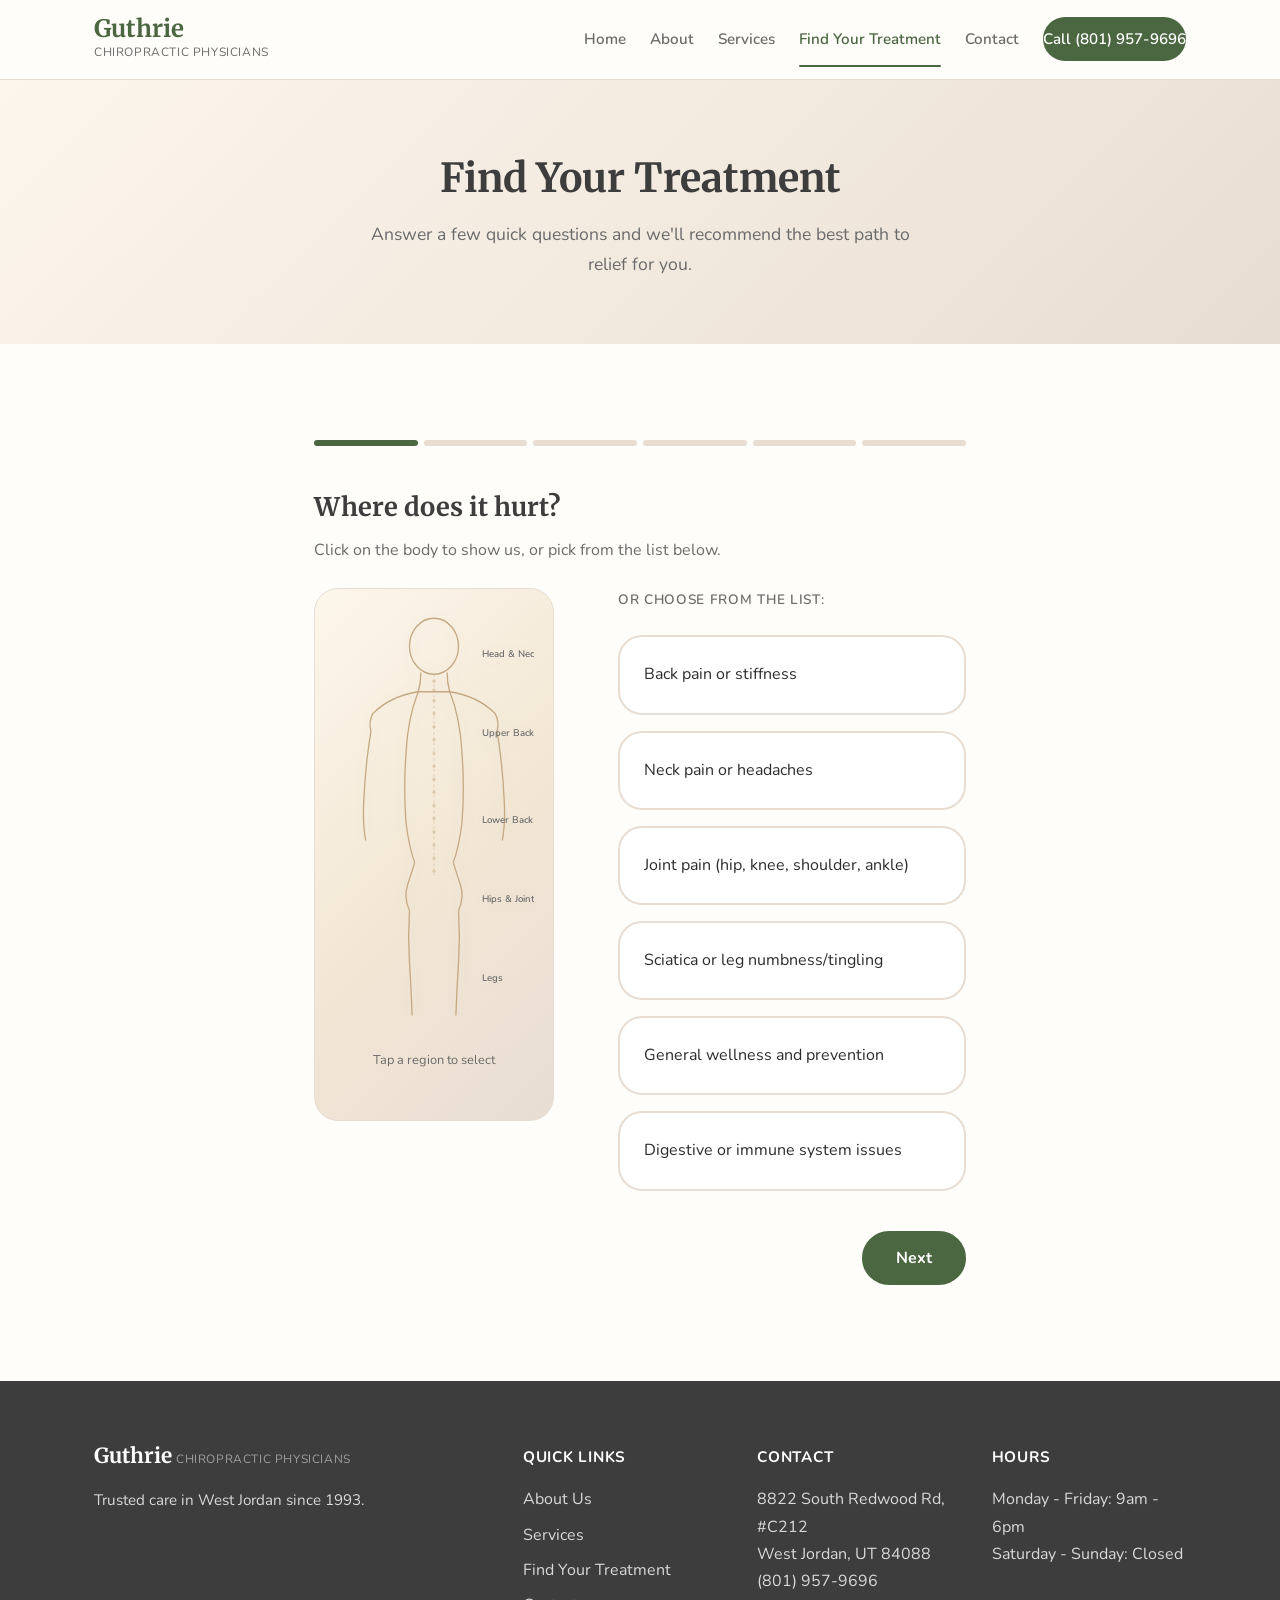
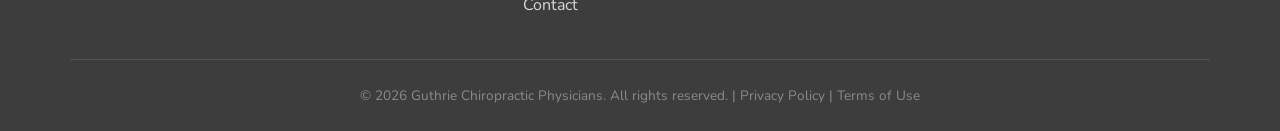
<file: quiz.html>
<!DOCTYPE html>
<html lang="en">
<head>
  <meta charset="UTF-8">
  <meta name="viewport" content="width=device-width, initial-scale=1.0">
  <title>Find Your Treatment | Wellness Quiz | Guthrie Chiropractic Physicians</title>
  <meta name="description" content="Take our 2-minute wellness quiz to find the best chiropractic treatment for your needs. Personalized recommendations from Guthrie Chiropractic in West Jordan, UT.">
  <link rel="canonical" href="https://memanzur.github.io/guthrie-chiropractic/quiz.html">
  <link rel="preconnect" href="https://fonts.googleapis.com">
  <link rel="preconnect" href="https://fonts.gstatic.com" crossorigin>
  <link href="https://fonts.googleapis.com/css2?family=Nunito:wght@400;600;700;800&family=Merriweather:wght@400;700&display=swap" rel="stylesheet">
  <link rel="stylesheet" href="styles.css">
</head>
<body>

  <!-- Navigation -->
  <header class="header">
    <nav class="nav container">
      <a href="index.html" class="nav-logo">
        <span class="logo-text">Guthrie</span>
        <span class="logo-sub">Chiropractic Physicians</span>
      </a>
      <button class="nav-toggle" aria-label="Toggle navigation" aria-expanded="false">
        <span></span><span></span><span></span>
      </button>
      <ul class="nav-links">
        <li><a href="index.html">Home</a></li>
        <li><a href="about.html">About</a></li>
        <li><a href="services.html">Services</a></li>
        <li><a href="quiz.html" class="active">Find Your Treatment</a></li>
        <li><a href="contact.html">Contact</a></li>
        <li><a href="tel:8019579696" class="nav-cta">Call (801) 957-9696</a></li>
      </ul>
    </nav>
  </header>

  <!-- Page Hero -->
  <section class="page-hero">
    <div class="container">
      <h1>Find Your Treatment</h1>
      <p>Answer a few quick questions and we'll recommend the best path to relief for you.</p>
    </div>
  </section>

  <!-- Quiz -->
  <section class="quiz-section">
    <div class="container quiz-container">

      <!-- Progress Bar -->
      <div class="quiz-progress">
        <div class="quiz-progress-step active" data-step="1"></div>
        <div class="quiz-progress-step" data-step="2"></div>
        <div class="quiz-progress-step" data-step="3"></div>
        <div class="quiz-progress-step" data-step="4"></div>
        <div class="quiz-progress-step" data-step="5"></div>
        <div class="quiz-progress-step" data-step="6"></div>
      </div>

      <!-- Question 1: Primary Concern (Interactive Spine) -->
      <div class="quiz-question active" data-question="1">
        <h2>Where does it hurt?</h2>
        <p>Click on the body to show us, or pick from the list below.</p>

        <div class="spine-layout">
          <!-- Interactive Body Diagram -->
          <div class="spine-diagram">
            <svg viewBox="0 0 200 480" xmlns="http://www.w3.org/2000/svg" class="body-svg">
              <!-- Head -->
              <ellipse cx="100" cy="38" rx="28" ry="32" fill="none" stroke="#C4A882" stroke-width="1.5"/>

              <!-- Neck -->
              <path d="M 85 68 Q 85 80 82 90 L 118 90 Q 115 80 115 68" fill="none" stroke="#C4A882" stroke-width="1.5"/>

              <!-- Shoulders -->
              <path d="M 82 90 Q 50 95 30 115 Q 25 125 28 135" fill="none" stroke="#C4A882" stroke-width="1.5"/>
              <path d="M 118 90 Q 150 95 170 115 Q 175 125 172 135" fill="none" stroke="#C4A882" stroke-width="1.5"/>

              <!-- Arms (simplified) -->
              <path d="M 28 135 Q 22 170 20 210 Q 18 240 22 260" fill="none" stroke="#C4A882" stroke-width="1.5"/>
              <path d="M 172 135 Q 178 170 180 210 Q 182 240 178 260" fill="none" stroke="#C4A882" stroke-width="1.5"/>

              <!-- Torso sides -->
              <path d="M 82 90 Q 70 120 68 160 Q 65 200 68 240 Q 72 270 78 285" fill="none" stroke="#C4A882" stroke-width="1.5"/>
              <path d="M 118 90 Q 130 120 132 160 Q 135 200 132 240 Q 128 270 122 285" fill="none" stroke="#C4A882" stroke-width="1.5"/>

              <!-- Hips -->
              <path d="M 78 285 Q 75 295 70 310 Q 65 325 72 340" fill="none" stroke="#C4A882" stroke-width="1.5"/>
              <path d="M 122 285 Q 125 295 130 310 Q 135 325 128 340" fill="none" stroke="#C4A882" stroke-width="1.5"/>

              <!-- Legs (simplified) -->
              <path d="M 72 340 Q 70 370 72 400 Q 74 430 75 460" fill="none" stroke="#C4A882" stroke-width="1.5"/>
              <path d="M 128 340 Q 130 370 128 400 Q 126 430 125 460" fill="none" stroke="#C4A882" stroke-width="1.5"/>

              <!-- Spine line -->
              <path d="M 100 70 L 100 300" fill="none" stroke="#C4A882" stroke-width="1" stroke-dasharray="3,3" opacity="0.5"/>

              <!-- Vertebrae dots along spine -->
              <circle cx="100" cy="78" r="2" fill="#C4A882" opacity="0.4"/>
              <circle cx="100" cy="88" r="2" fill="#C4A882" opacity="0.4"/>
              <circle cx="100" cy="100" r="2" fill="#C4A882" opacity="0.4"/>
              <circle cx="100" cy="115" r="2" fill="#C4A882" opacity="0.4"/>
              <circle cx="100" cy="130" r="2" fill="#C4A882" opacity="0.4"/>
              <circle cx="100" cy="145" r="2" fill="#C4A882" opacity="0.4"/>
              <circle cx="100" cy="160" r="2" fill="#C4A882" opacity="0.4"/>
              <circle cx="100" cy="175" r="2" fill="#C4A882" opacity="0.4"/>
              <circle cx="100" cy="190" r="2" fill="#C4A882" opacity="0.4"/>
              <circle cx="100" cy="205" r="2" fill="#C4A882" opacity="0.4"/>
              <circle cx="100" cy="220" r="2" fill="#C4A882" opacity="0.4"/>
              <circle cx="100" cy="235" r="2" fill="#C4A882" opacity="0.4"/>
              <circle cx="100" cy="250" r="2" fill="#C4A882" opacity="0.4"/>
              <circle cx="100" cy="265" r="2" fill="#C4A882" opacity="0.4"/>
              <circle cx="100" cy="280" r="2" fill="#C4A882" opacity="0.4"/>
              <circle cx="100" cy="295" r="2" fill="#C4A882" opacity="0.4"/>

              <!-- Clickable zones (invisible, on top) -->
              <!-- Neck/Head zone -->
              <rect class="spine-zone" data-zone="neck-pain" x="60" y="10" width="80" height="80" rx="10"
                    fill="transparent" cursor="pointer"/>
              <!-- Upper back zone -->
              <rect class="spine-zone" data-zone="back-pain" x="55" y="90" width="90" height="100" rx="10"
                    fill="transparent" cursor="pointer"/>
              <!-- Lower back zone -->
              <rect class="spine-zone" data-zone="sciatica" x="55" y="190" width="90" height="100" rx="10"
                    fill="transparent" cursor="pointer"/>
              <!-- Hip/Joint zone -->
              <rect class="spine-zone" data-zone="joint-pain" x="20" y="290" width="160" height="80" rx="10"
                    fill="transparent" cursor="pointer"/>
              <!-- Legs zone -->
              <rect class="spine-zone" data-zone="sciatica" x="55" y="370" width="90" height="100" rx="10"
                    fill="transparent" cursor="pointer" data-alt="true"/>

              <!-- Zone highlight overlays (hidden by default) -->
              <rect class="spine-highlight" id="hl-neck-pain" x="60" y="10" width="80" height="80" rx="10"
                    fill="rgba(74,103,65,0.15)" stroke="var(--color-forest)" stroke-width="2" opacity="0" pointer-events="none"/>
              <rect class="spine-highlight" id="hl-back-pain" x="55" y="90" width="90" height="100" rx="10"
                    fill="rgba(74,103,65,0.15)" stroke="var(--color-forest)" stroke-width="2" opacity="0" pointer-events="none"/>
              <rect class="spine-highlight" id="hl-sciatica" x="55" y="190" width="90" height="100" rx="10"
                    fill="rgba(74,103,65,0.15)" stroke="var(--color-forest)" stroke-width="2" opacity="0" pointer-events="none"/>
              <rect class="spine-highlight" id="hl-joint-pain" x="20" y="290" width="160" height="80" rx="10"
                    fill="rgba(74,103,65,0.15)" stroke="var(--color-forest)" stroke-width="2" opacity="0" pointer-events="none"/>
              <rect class="spine-highlight" id="hl-legs" x="55" y="370" width="90" height="100" rx="10"
                    fill="rgba(74,103,65,0.15)" stroke="var(--color-forest)" stroke-width="2" opacity="0" pointer-events="none"/>

              <!-- Zone labels -->
              <text x="155" y="50" class="zone-label" fill="#6B6B6B" font-size="11" font-family="Nunito, sans-serif">Head &amp; Neck</text>
              <text x="155" y="140" class="zone-label" fill="#6B6B6B" font-size="11" font-family="Nunito, sans-serif">Upper Back</text>
              <text x="155" y="240" class="zone-label" fill="#6B6B6B" font-size="11" font-family="Nunito, sans-serif">Lower Back</text>
              <text x="155" y="330" class="zone-label" fill="#6B6B6B" font-size="11" font-family="Nunito, sans-serif">Hips &amp; Joints</text>
              <text x="155" y="420" class="zone-label" fill="#6B6B6B" font-size="11" font-family="Nunito, sans-serif">Legs</text>
            </svg>
            <p class="spine-hint">Tap a region to select</p>
          </div>

          <!-- Text options (still available) -->
          <div class="spine-options">
            <p class="spine-options-label">Or choose from the list:</p>
            <div class="quiz-options">
              <label class="quiz-option">
                <input type="radio" name="q1" value="back-pain">
                Back pain or stiffness
              </label>
              <label class="quiz-option">
                <input type="radio" name="q1" value="neck-pain">
                Neck pain or headaches
              </label>
              <label class="quiz-option">
                <input type="radio" name="q1" value="joint-pain">
                Joint pain (hip, knee, shoulder, ankle)
              </label>
              <label class="quiz-option">
                <input type="radio" name="q1" value="sciatica">
                Sciatica or leg numbness/tingling
              </label>
              <label class="quiz-option">
                <input type="radio" name="q1" value="wellness">
                General wellness and prevention
              </label>
              <label class="quiz-option">
                <input type="radio" name="q1" value="digestion">
                Digestive or immune system issues
              </label>
            </div>
          </div>
        </div>
      </div>

      <!-- Question 2: Duration -->
      <div class="quiz-question" data-question="2">
        <h2>How long have you been experiencing this?</h2>
        <p>This helps us understand if your condition is acute or chronic.</p>
        <div class="quiz-options">
          <label class="quiz-option">
            <input type="radio" name="q2" value="recent">
            Less than 2 weeks
          </label>
          <label class="quiz-option">
            <input type="radio" name="q2" value="weeks">
            2 weeks to 3 months
          </label>
          <label class="quiz-option">
            <input type="radio" name="q2" value="months">
            3 to 12 months
          </label>
          <label class="quiz-option">
            <input type="radio" name="q2" value="chronic">
            Over a year
          </label>
        </div>
      </div>

      <!-- Question 3: Severity -->
      <div class="quiz-question" data-question="3">
        <h2>How would you describe the intensity?</h2>
        <p>On a typical day, how much does it affect you?</p>
        <div class="quiz-options">
          <label class="quiz-option">
            <input type="radio" name="q3" value="mild">
            Mild - noticeable but doesn't stop me
          </label>
          <label class="quiz-option">
            <input type="radio" name="q3" value="moderate">
            Moderate - limits some activities
          </label>
          <label class="quiz-option">
            <input type="radio" name="q3" value="severe">
            Severe - significantly affects daily life
          </label>
        </div>
      </div>

      <!-- Question 4: Previous Treatment -->
      <div class="quiz-question" data-question="4">
        <h2>Have you tried chiropractic care before?</h2>
        <p>This helps us tailor our approach.</p>
        <div class="quiz-options">
          <label class="quiz-option">
            <input type="radio" name="q4" value="never">
            No, this would be my first time
          </label>
          <label class="quiz-option">
            <input type="radio" name="q4" value="once">
            Yes, once or twice
          </label>
          <label class="quiz-option">
            <input type="radio" name="q4" value="regular">
            Yes, I've been to a chiropractor regularly
          </label>
        </div>
      </div>

      <!-- Question 5: Preference -->
      <div class="quiz-question" data-question="5">
        <h2>What matters most to you in treatment?</h2>
        <p>Everyone has different priorities.</p>
        <div class="quiz-options">
          <label class="quiz-option">
            <input type="radio" name="q5" value="gentle">
            A gentle, low-force approach
          </label>
          <label class="quiz-option">
            <input type="radio" name="q5" value="fast">
            Fast pain relief
          </label>
          <label class="quiz-option">
            <input type="radio" name="q5" value="holistic">
            Treating the root cause, not just symptoms
          </label>
          <label class="quiz-option">
            <input type="radio" name="q5" value="natural">
            Avoiding medication and surgery
          </label>
        </div>
      </div>

      <!-- Question 6: Cause -->
      <div class="quiz-question" data-question="6">
        <h2>What do you think caused your issue?</h2>
        <p>Select the closest match.</p>
        <div class="quiz-options">
          <label class="quiz-option">
            <input type="radio" name="q6" value="injury">
            An injury or accident
          </label>
          <label class="quiz-option">
            <input type="radio" name="q6" value="posture">
            Poor posture or desk work
          </label>
          <label class="quiz-option">
            <input type="radio" name="q6" value="aging">
            Aging or wear and tear
          </label>
          <label class="quiz-option">
            <input type="radio" name="q6" value="unsure">
            Not sure, it just started
          </label>
          <label class="quiz-option">
            <input type="radio" name="q6" value="lifestyle">
            Lifestyle or diet
          </label>
        </div>
      </div>

      <!-- Navigation Buttons -->
      <div class="quiz-nav">
        <button class="btn btn-secondary quiz-prev" style="visibility: hidden;">Back</button>
        <button class="btn btn-primary quiz-next" disabled>Next</button>
      </div>

      <!-- Results -->
      <div class="quiz-results" id="quizResults">
        <div class="result-card">
          <h2>Your Personalized Wellness Report</h2>
          <p id="resultIntro"></p>

          <div class="result-recommendation">
            <h3>Recommended Treatment</h3>
            <p id="resultPrimary"></p>
          </div>

          <div class="result-recommendation" id="resultSecondaryBlock">
            <h3>Also Consider</h3>
            <p id="resultSecondary"></p>
          </div>

          <div id="resultEducation" style="margin-top: var(--space-md);">
            <h3>Understanding Your Condition</h3>
            <p id="resultEducationText"></p>
          </div>
        </div>

        <div class="email-capture">
          <h3>Get Your Full Wellness Report</h3>
          <p>We'll send a detailed breakdown with exercises and tips you can start today.</p>
          <div class="email-form">
            <input type="email" id="resultEmail" placeholder="your@email.com">
            <button class="btn btn-primary" id="emailSubmit">Send My Report</button>
          </div>
          <p id="emailConfirm" style="display:none; color: var(--color-forest); margin-top: var(--space-sm); font-weight: 600;">Thanks! Check your inbox.</p>
        </div>

        <div class="result-cta">
          <h3>Ready to Get Started?</h3>
          <p>Schedule your consultation with Dr. Guthrie and take the first step toward lasting relief.</p>
          <a href="tel:8019579696" class="btn btn-primary">Call (801) 957-9696</a>
          <a href="contact.html" class="btn btn-outline" style="margin-left: var(--space-xs);">Send a Message</a>
        </div>

        <p style="font-size: 0.85rem; color: var(--color-text-light); margin-top: var(--space-md); line-height: 1.5;"><strong>Disclaimer:</strong> These suggestions are for educational purposes only and do not constitute medical advice, diagnosis, or treatment. A proper in-office evaluation by Dr. Guthrie is required before any treatment begins. If you are experiencing a medical emergency, call 911. See our <a href="terms.html" style="color: var(--color-forest);">Terms of Use</a> for more information.</p>
      </div>

    </div>
  </section>

  <!-- Footer -->
  <footer class="footer">
    <div class="container footer-grid">
      <div class="footer-brand">
        <span class="logo-text">Guthrie</span>
        <span class="logo-sub">Chiropractic Physicians</span>
        <p class="footer-tagline">Trusted care in West Jordan since 1993.</p>
      </div>
      <div class="footer-links">
        <h4>Quick Links</h4>
        <ul>
          <li><a href="about.html">About Us</a></li>
          <li><a href="services.html">Services</a></li>
          <li><a href="quiz.html">Find Your Treatment</a></li>
          <li><a href="contact.html">Contact</a></li>
        </ul>
      </div>
      <div class="footer-contact">
        <h4>Contact</h4>
        <p>8822 South Redwood Rd, #C212<br>West Jordan, UT 84088</p>
        <p><a href="tel:8019579696">(801) 957-9696</a></p>
      </div>
      <div class="footer-hours">
        <h4>Hours</h4>
        <p>Monday - Friday: 9am - 6pm<br>Saturday - Sunday: Closed</p>
      </div>
    </div>
    <div class="footer-bottom container">
      <p>&copy; 2026 Guthrie Chiropractic Physicians. All rights reserved. | <a href="privacy.html">Privacy Policy</a> | <a href="terms.html">Terms of Use</a></p>
    </div>
  </footer>

  <script src="main.js"></script>
  <script src="quiz.js"></script>
</body>
</html>
</file>
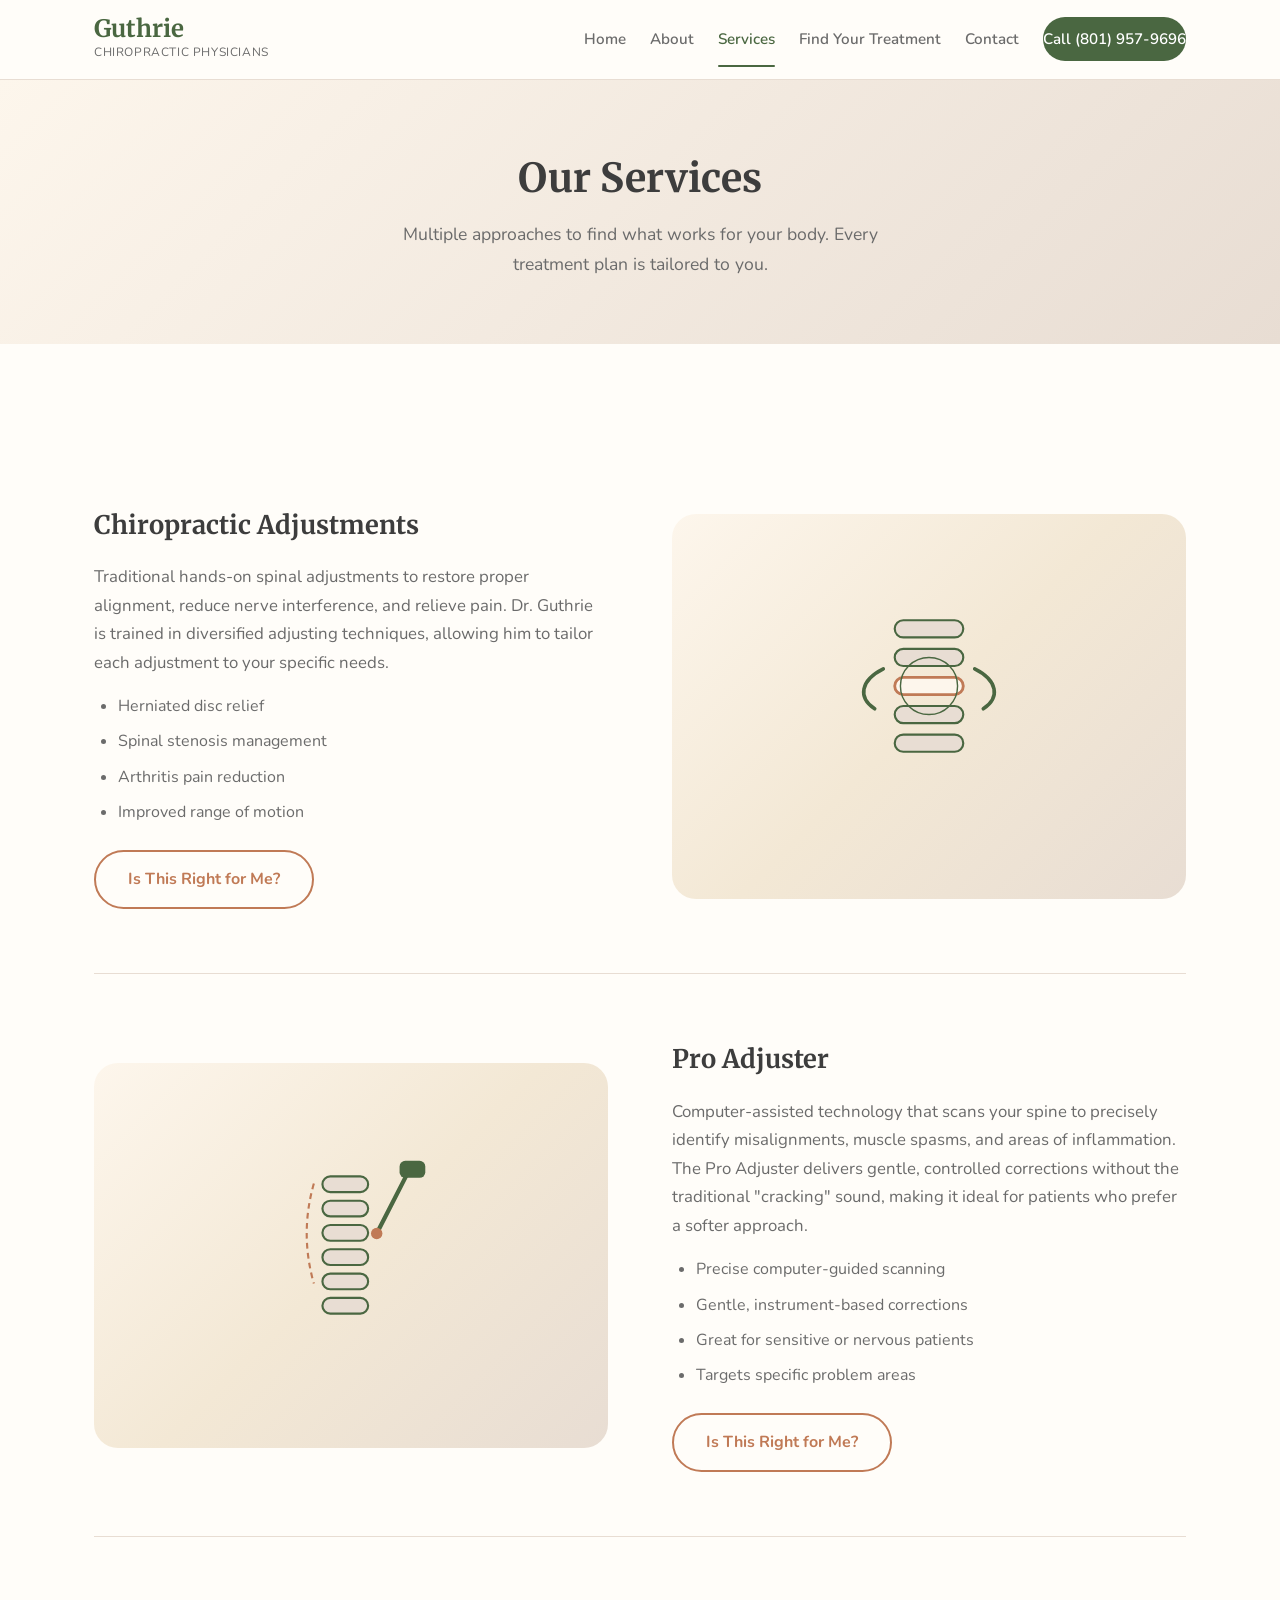
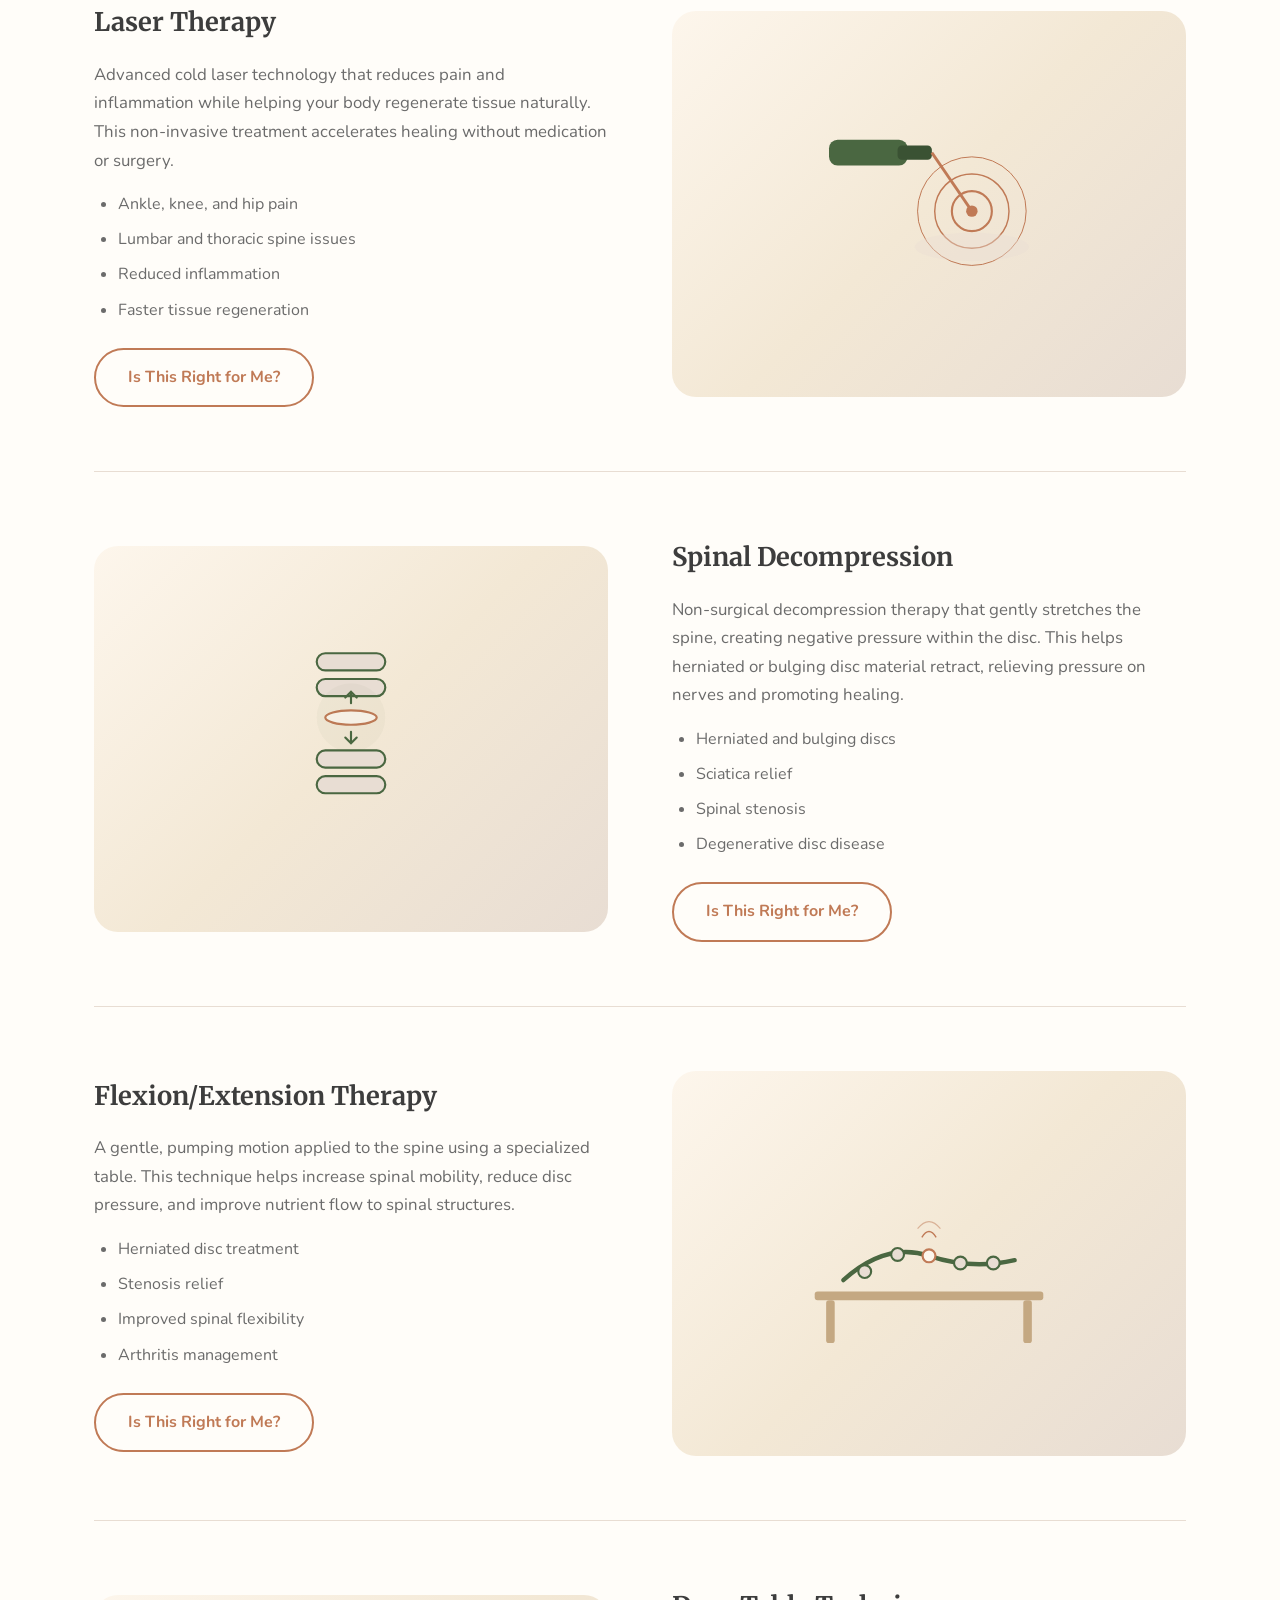
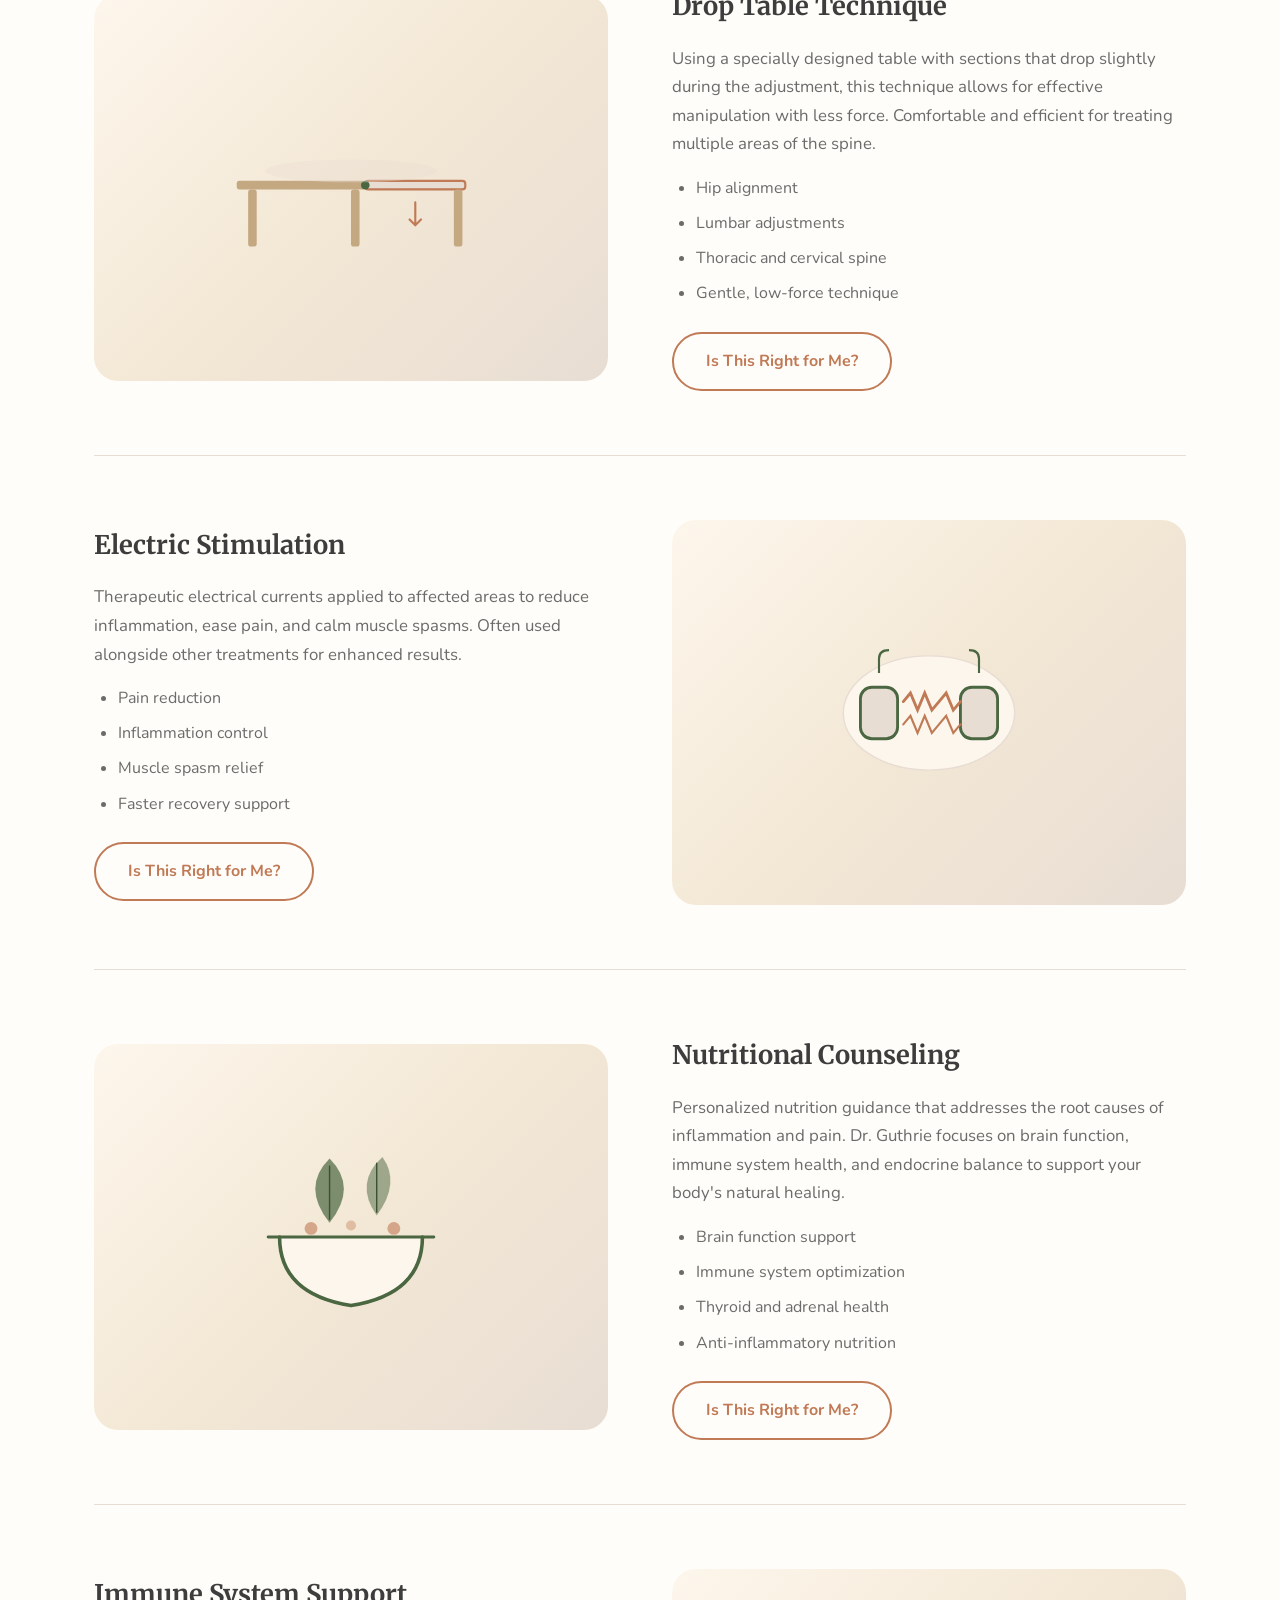
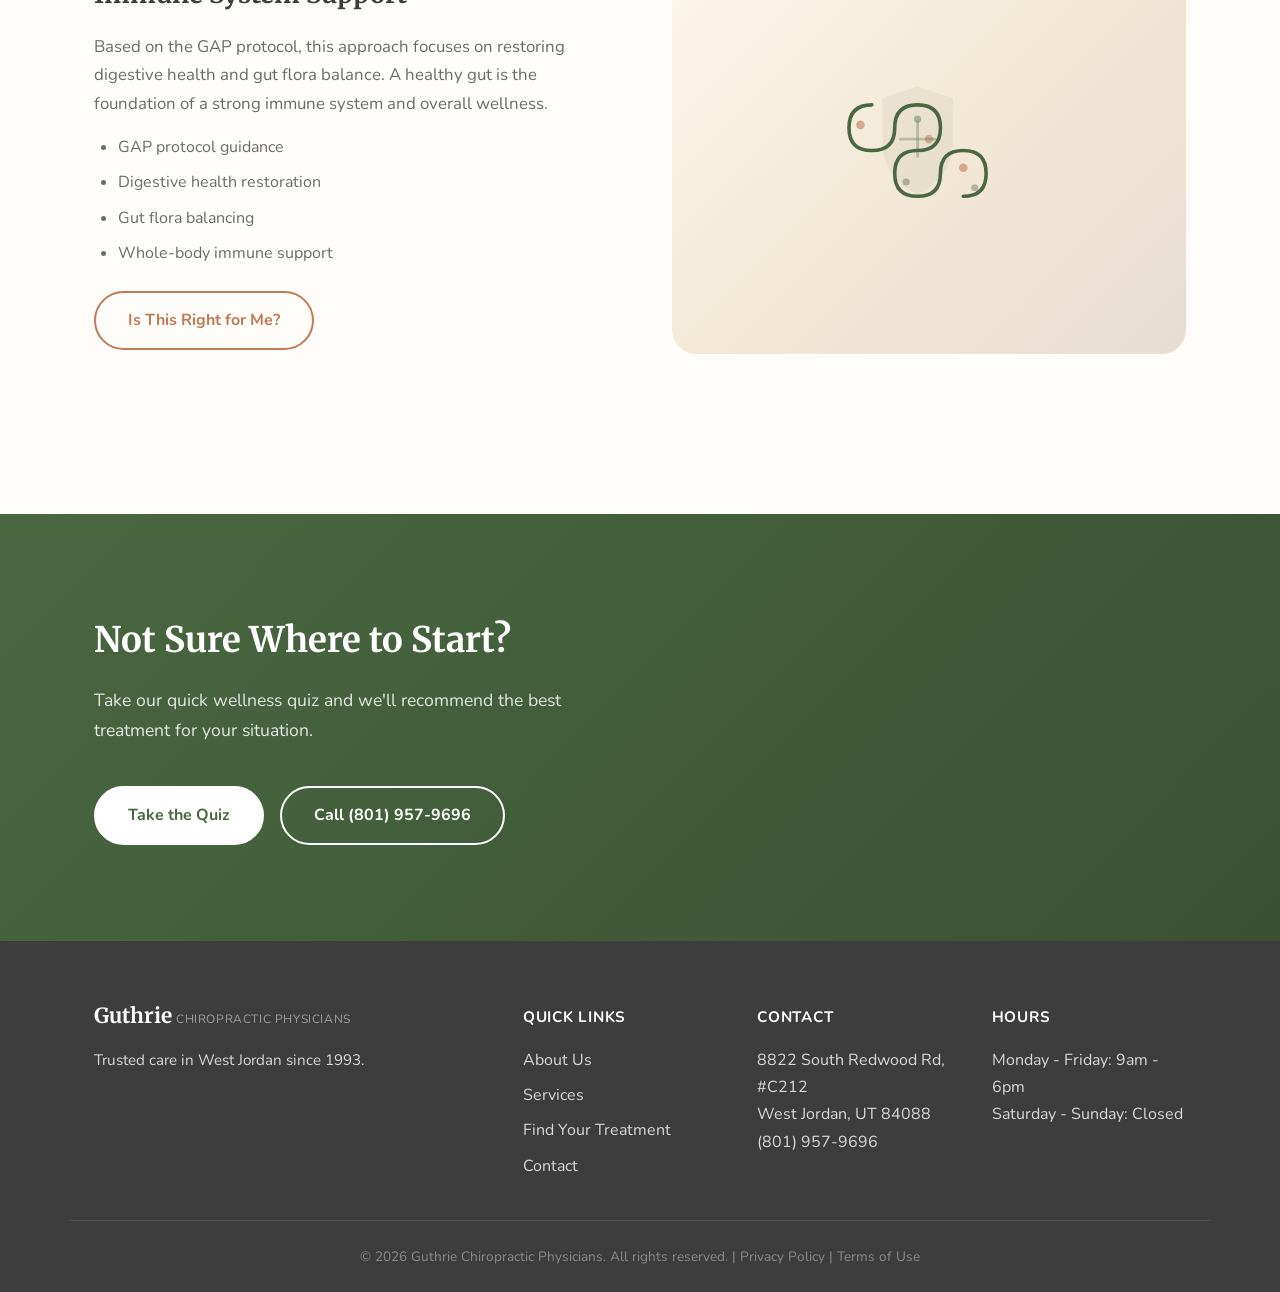
<file: services.html>
<!DOCTYPE html>
<html lang="en">
<head>
  <meta charset="UTF-8">
  <meta name="viewport" content="width=device-width, initial-scale=1.0">
  <title>Chiropractic Services | Guthrie Chiropractic Physicians | West Jordan, UT</title>
  <meta name="description" content="Comprehensive chiropractic services in West Jordan, UT: spinal adjustments, laser therapy, spinal decompression, Pro Adjuster, nutritional counseling, and more. Find your path to relief.">
  <link rel="canonical" href="https://memanzur.github.io/guthrie-chiropractic/services.html">
  <link rel="preconnect" href="https://fonts.googleapis.com">
  <link rel="preconnect" href="https://fonts.gstatic.com" crossorigin>
  <link href="https://fonts.googleapis.com/css2?family=Nunito:wght@400;600;700;800&family=Merriweather:wght@400;700&display=swap" rel="stylesheet">
  <link rel="stylesheet" href="styles.css">
</head>
<body>

  <!-- Navigation -->
  <header class="header">
    <nav class="nav container">
      <a href="index.html" class="nav-logo">
        <span class="logo-text">Guthrie</span>
        <span class="logo-sub">Chiropractic Physicians</span>
      </a>
      <button class="nav-toggle" aria-label="Toggle navigation" aria-expanded="false">
        <span></span><span></span><span></span>
      </button>
      <ul class="nav-links">
        <li><a href="index.html">Home</a></li>
        <li><a href="about.html">About</a></li>
        <li><a href="services.html" class="active">Services</a></li>
        <li><a href="quiz.html">Find Your Treatment</a></li>
        <li><a href="contact.html">Contact</a></li>
        <li><a href="tel:8019579696" class="nav-cta">Call (801) 957-9696</a></li>
      </ul>
    </nav>
  </header>

  <!-- Page Hero -->
  <section class="page-hero">
    <div class="container">
      <h1>Our Services</h1>
      <p>Multiple approaches to find what works for your body. Every treatment plan is tailored to you.</p>
    </div>
  </section>

  <!-- Services -->
  <section class="services-full">
    <div class="container">

      <!-- Adjustments -->
      <div class="service-detail">
        <div class="service-detail-text">
          <h2>Chiropractic Adjustments</h2>
          <p>Traditional hands-on spinal adjustments to restore proper alignment, reduce nerve interference, and relieve pain. Dr. Guthrie is trained in diversified adjusting techniques, allowing him to tailor each adjustment to your specific needs.</p>
          <ul>
            <li>Herniated disc relief</li>
            <li>Spinal stenosis management</li>
            <li>Arthritis pain reduction</li>
            <li>Improved range of motion</li>
          </ul>
          <a href="quiz.html" class="btn btn-outline">Is This Right for Me?</a>
        </div>
        <div class="service-image service-illustration">
          <svg viewBox="0 0 200 140" fill="none" xmlns="http://www.w3.org/2000/svg" aria-hidden="true">
            <rect x="76" y="10" width="48" height="12" rx="6" fill="#E8DDD3" stroke="#4A6741" stroke-width="1.5"/>
            <rect x="76" y="30" width="48" height="12" rx="6" fill="#E8DDD3" stroke="#4A6741" stroke-width="1.5"/>
            <rect x="76" y="50" width="48" height="12" rx="6" fill="#FDF6EC" stroke="#C07A56" stroke-width="2" class="svc-shift"/>
            <rect x="76" y="70" width="48" height="12" rx="6" fill="#E8DDD3" stroke="#4A6741" stroke-width="1.5"/>
            <rect x="76" y="90" width="48" height="12" rx="6" fill="#E8DDD3" stroke="#4A6741" stroke-width="1.5"/>
            <path d="M68 44 C52 52 50 64 62 72" stroke="#4A6741" stroke-width="2.5" stroke-linecap="round" fill="none"/>
            <path d="M132 44 C148 52 150 64 138 72" stroke="#4A6741" stroke-width="2.5" stroke-linecap="round" fill="none"/>
            <circle cx="100" cy="56" r="20" stroke="#4A6741" stroke-width="1" fill="none" class="svc-ring"/>
          </svg>
        </div>
      </div>

      <!-- Pro Adjuster -->
      <div class="service-detail">
        <div class="service-detail-text">
          <h2>Pro Adjuster</h2>
          <p>Computer-assisted technology that scans your spine to precisely identify misalignments, muscle spasms, and areas of inflammation. The Pro Adjuster delivers gentle, controlled corrections without the traditional "cracking" sound, making it ideal for patients who prefer a softer approach.</p>
          <ul>
            <li>Precise computer-guided scanning</li>
            <li>Gentle, instrument-based corrections</li>
            <li>Great for sensitive or nervous patients</li>
            <li>Targets specific problem areas</li>
          </ul>
          <a href="quiz.html" class="btn btn-outline">Is This Right for Me?</a>
        </div>
        <div class="service-image service-illustration">
          <svg viewBox="0 0 200 140" fill="none" xmlns="http://www.w3.org/2000/svg" aria-hidden="true">
            <rect x="80" y="15" width="32" height="11" rx="5.5" fill="#E8DDD3" stroke="#4A6741" stroke-width="1.5"/>
            <rect x="80" y="32" width="32" height="11" rx="5.5" fill="#E8DDD3" stroke="#4A6741" stroke-width="1.5"/>
            <rect x="80" y="49" width="32" height="11" rx="5.5" fill="#E8DDD3" stroke="#4A6741" stroke-width="1.5"/>
            <rect x="80" y="66" width="32" height="11" rx="5.5" fill="#E8DDD3" stroke="#4A6741" stroke-width="1.5"/>
            <rect x="80" y="83" width="32" height="11" rx="5.5" fill="#E8DDD3" stroke="#4A6741" stroke-width="1.5"/>
            <rect x="80" y="100" width="32" height="11" rx="5.5" fill="#E8DDD3" stroke="#4A6741" stroke-width="1.5"/>
            <line x1="140" y1="12" x2="118" y2="55" stroke="#4A6741" stroke-width="3" stroke-linecap="round"/>
            <circle cx="118" cy="55" r="4" fill="#C07A56"/>
            <rect x="134" y="4" width="18" height="12" rx="4" fill="#4A6741"/>
            <path d="M74 20 Q64 55 74 90" stroke="#C07A56" stroke-width="1.5" stroke-dasharray="4 3" fill="none" class="svc-scanline"/>
          </svg>
        </div>
      </div>

      <!-- Laser Therapy -->
      <div class="service-detail">
        <div class="service-detail-text">
          <h2>Laser Therapy</h2>
          <p>Advanced cold laser technology that reduces pain and inflammation while helping your body regenerate tissue naturally. This non-invasive treatment accelerates healing without medication or surgery.</p>
          <ul>
            <li>Ankle, knee, and hip pain</li>
            <li>Lumbar and thoracic spine issues</li>
            <li>Reduced inflammation</li>
            <li>Faster tissue regeneration</li>
          </ul>
          <a href="quiz.html" class="btn btn-outline">Is This Right for Me?</a>
        </div>
        <div class="service-image service-illustration">
          <svg viewBox="0 0 200 140" fill="none" xmlns="http://www.w3.org/2000/svg" aria-hidden="true">
            <rect x="30" y="25" width="55" height="18" rx="6" fill="#4A6741"/>
            <rect x="78" y="29" width="24" height="10" rx="3" fill="#3A5233"/>
            <line x1="102" y1="34" x2="130" y2="75" stroke="#C07A56" stroke-width="2" class="svc-beam"/>
            <circle cx="130" cy="75" r="4" fill="#C07A56"/>
            <circle cx="130" cy="75" r="14" stroke="#C07A56" stroke-width="1.5" fill="none" class="svc-ring1"/>
            <circle cx="130" cy="75" r="26" stroke="#C07A56" stroke-width="1" fill="none" class="svc-ring2"/>
            <circle cx="130" cy="75" r="38" stroke="#C07A56" stroke-width="0.7" fill="none" class="svc-ring3"/>
            <ellipse cx="130" cy="100" rx="40" ry="10" fill="#E8DDD3" opacity="0.4"/>
          </svg>
        </div>
      </div>

      <!-- Spinal Decompression -->
      <div class="service-detail">
        <div class="service-detail-text">
          <h2>Spinal Decompression</h2>
          <p>Non-surgical decompression therapy that gently stretches the spine, creating negative pressure within the disc. This helps herniated or bulging disc material retract, relieving pressure on nerves and promoting healing.</p>
          <ul>
            <li>Herniated and bulging discs</li>
            <li>Sciatica relief</li>
            <li>Spinal stenosis</li>
            <li>Degenerative disc disease</li>
          </ul>
          <a href="quiz.html" class="btn btn-outline">Is This Right for Me?</a>
        </div>
        <div class="service-image service-illustration">
          <svg viewBox="0 0 200 140" fill="none" xmlns="http://www.w3.org/2000/svg" aria-hidden="true">
            <g class="svc-up">
              <rect x="76" y="10" width="48" height="12" rx="6" fill="#E8DDD3" stroke="#4A6741" stroke-width="1.5"/>
              <rect x="76" y="28" width="48" height="12" rx="6" fill="#E8DDD3" stroke="#4A6741" stroke-width="1.5"/>
            </g>
            <ellipse cx="100" cy="55" rx="18" ry="5" fill="#FDF6EC" stroke="#C07A56" stroke-width="1.5" class="svc-disc"/>
            <path d="M100 45 L100 38 M96 41 L100 37 L104 41" stroke="#4A6741" stroke-width="1.5" stroke-linecap="round"/>
            <path d="M100 65 L100 72 M96 69 L100 73 L104 69" stroke="#4A6741" stroke-width="1.5" stroke-linecap="round"/>
            <g class="svc-down">
              <rect x="76" y="78" width="48" height="12" rx="6" fill="#E8DDD3" stroke="#4A6741" stroke-width="1.5"/>
              <rect x="76" y="96" width="48" height="12" rx="6" fill="#E8DDD3" stroke="#4A6741" stroke-width="1.5"/>
            </g>
            <circle cx="100" cy="55" r="24" fill="#4A6741" opacity="0.04" class="svc-glow"/>
          </svg>
        </div>
      </div>

      <!-- Flexion/Extension -->
      <div class="service-detail">
        <div class="service-detail-text">
          <h2>Flexion/Extension Therapy</h2>
          <p>A gentle, pumping motion applied to the spine using a specialized table. This technique helps increase spinal mobility, reduce disc pressure, and improve nutrient flow to spinal structures.</p>
          <ul>
            <li>Herniated disc treatment</li>
            <li>Stenosis relief</li>
            <li>Improved spinal flexibility</li>
            <li>Arthritis management</li>
          </ul>
          <a href="quiz.html" class="btn btn-outline">Is This Right for Me?</a>
        </div>
        <div class="service-image service-illustration">
          <svg viewBox="0 0 200 140" fill="none" xmlns="http://www.w3.org/2000/svg" aria-hidden="true">
            <rect x="20" y="90" width="160" height="6" rx="2" fill="#C4A882"/>
            <rect x="28" y="96" width="6" height="30" rx="2" fill="#C4A882"/>
            <rect x="166" y="96" width="6" height="30" rx="2" fill="#C4A882"/>
            <path d="M40 82 Q70 55 100 65 Q130 75 160 68" stroke="#4A6741" stroke-width="3" stroke-linecap="round" fill="none" class="svc-flex"/>
            <circle cx="55" cy="76" r="4.5" fill="#E8DDD3" stroke="#4A6741" stroke-width="1.5"/>
            <circle cx="78" cy="64" r="4.5" fill="#E8DDD3" stroke="#4A6741" stroke-width="1.5"/>
            <circle cx="100" cy="65" r="4.5" fill="#FDF6EC" stroke="#C07A56" stroke-width="1.5"/>
            <circle cx="122" cy="70" r="4.5" fill="#E8DDD3" stroke="#4A6741" stroke-width="1.5"/>
            <circle cx="145" cy="70" r="4.5" fill="#E8DDD3" stroke="#4A6741" stroke-width="1.5"/>
            <path d="M95 52 Q100 44 105 52" stroke="#C07A56" stroke-width="1" fill="none" class="svc-arc1"/>
            <path d="M92 46 Q100 36 108 46" stroke="#C07A56" stroke-width="0.8" fill="none" opacity="0.5" class="svc-arc2"/>
          </svg>
        </div>
      </div>

      <!-- Drop Table -->
      <div class="service-detail">
        <div class="service-detail-text">
          <h2>Drop Table Technique</h2>
          <p>Using a specially designed table with sections that drop slightly during the adjustment, this technique allows for effective manipulation with less force. Comfortable and efficient for treating multiple areas of the spine.</p>
          <ul>
            <li>Hip alignment</li>
            <li>Lumbar adjustments</li>
            <li>Thoracic and cervical spine</li>
            <li>Gentle, low-force technique</li>
          </ul>
          <a href="quiz.html" class="btn btn-outline">Is This Right for Me?</a>
        </div>
        <div class="service-image service-illustration">
          <svg viewBox="0 0 200 140" fill="none" xmlns="http://www.w3.org/2000/svg" aria-hidden="true">
            <rect x="20" y="65" width="90" height="6" rx="2" fill="#C4A882"/>
            <g class="svc-drop-part">
              <rect x="110" y="65" width="70" height="6" rx="2" fill="#E8DDD3" stroke="#C07A56" stroke-width="1.5"/>
            </g>
            <rect x="28" y="71" width="6" height="40" rx="2" fill="#C4A882"/>
            <rect x="100" y="71" width="6" height="40" rx="2" fill="#C4A882"/>
            <rect x="172" y="71" width="6" height="40" rx="2" fill="#C4A882"/>
            <circle cx="110" cy="68" r="3" fill="#4A6741"/>
            <path d="M145 80 L145 96 M141 92 L145 96 L149 92" stroke="#C07A56" stroke-width="1.5" stroke-linecap="round" class="svc-drop-arrow"/>
            <ellipse cx="100" cy="58" rx="60" ry="8" fill="#E8DDD3" opacity="0.4"/>
          </svg>
        </div>
      </div>

      <!-- Electric Stimulation -->
      <div class="service-detail">
        <div class="service-detail-text">
          <h2>Electric Stimulation</h2>
          <p>Therapeutic electrical currents applied to affected areas to reduce inflammation, ease pain, and calm muscle spasms. Often used alongside other treatments for enhanced results.</p>
          <ul>
            <li>Pain reduction</li>
            <li>Inflammation control</li>
            <li>Muscle spasm relief</li>
            <li>Faster recovery support</li>
          </ul>
          <a href="quiz.html" class="btn btn-outline">Is This Right for Me?</a>
        </div>
        <div class="service-image service-illustration">
          <svg viewBox="0 0 200 140" fill="none" xmlns="http://www.w3.org/2000/svg" aria-hidden="true">
            <ellipse cx="100" cy="70" rx="60" ry="40" fill="#FDF6EC" stroke="#E8DDD3" stroke-width="1"/>
            <rect x="52" y="52" width="26" height="36" rx="8" fill="#E8DDD3" stroke="#4A6741" stroke-width="2"/>
            <rect x="122" y="52" width="26" height="36" rx="8" fill="#E8DDD3" stroke="#4A6741" stroke-width="2"/>
            <path d="M65 42 L65 32 Q65 26 72 26" stroke="#4A6741" stroke-width="1.5" fill="none"/>
            <path d="M135 42 L135 32 Q135 26 128 26" stroke="#4A6741" stroke-width="1.5" fill="none"/>
            <path d="M82 62 L87 56 L92 68 L97 56 L102 68 L107 62 L112 56 L117 68 L122 62" stroke="#C07A56" stroke-width="2" stroke-linecap="round" fill="none" class="svc-zap1"/>
            <path d="M82 78 L87 72 L92 84 L97 72 L102 84 L107 78 L112 72 L117 84 L122 78" stroke="#C07A56" stroke-width="1.5" stroke-linecap="round" fill="none" class="svc-zap2"/>
          </svg>
        </div>
      </div>

      <!-- Nutrition -->
      <div class="service-detail">
        <div class="service-detail-text">
          <h2>Nutritional Counseling</h2>
          <p>Personalized nutrition guidance that addresses the root causes of inflammation and pain. Dr. Guthrie focuses on brain function, immune system health, and endocrine balance to support your body's natural healing.</p>
          <ul>
            <li>Brain function support</li>
            <li>Immune system optimization</li>
            <li>Thyroid and adrenal health</li>
            <li>Anti-inflammatory nutrition</li>
          </ul>
          <a href="quiz.html" class="btn btn-outline">Is This Right for Me?</a>
        </div>
        <div class="service-image service-illustration">
          <svg viewBox="0 0 200 140" fill="none" xmlns="http://www.w3.org/2000/svg" aria-hidden="true">
            <path d="M50 70 Q50 110 100 118 Q150 110 150 70" stroke="#4A6741" stroke-width="2.5" fill="#FDF6EC" stroke-linecap="round"/>
            <line x1="42" y1="70" x2="158" y2="70" stroke="#4A6741" stroke-width="2" stroke-linecap="round"/>
            <path d="M85 60 Q65 35 85 15 Q105 35 85 60 Z" fill="#4A6741" opacity="0.7" class="svc-leaf1"/>
            <line x1="85" y1="58" x2="85" y2="20" stroke="#3A5233" stroke-width="1"/>
            <path d="M118 55 Q135 32 122 14 Q102 32 118 55 Z" fill="#4A6741" opacity="0.5" class="svc-leaf2"/>
            <line x1="118" y1="53" x2="118" y2="18" stroke="#3A5233" stroke-width="1"/>
            <circle cx="72" cy="64" r="4.5" fill="#C07A56" opacity="0.6"/>
            <circle cx="100" cy="62" r="3.5" fill="#C07A56" opacity="0.4"/>
            <circle cx="130" cy="64" r="4.5" fill="#C07A56" opacity="0.6"/>
          </svg>
        </div>
      </div>

      <!-- Immune System -->
      <div class="service-detail">
        <div class="service-detail-text">
          <h2>Immune System Support</h2>
          <p>Based on the GAP protocol, this approach focuses on restoring digestive health and gut flora balance. A healthy gut is the foundation of a strong immune system and overall wellness.</p>
          <ul>
            <li>GAP protocol guidance</li>
            <li>Digestive health restoration</li>
            <li>Gut flora balancing</li>
            <li>Whole-body immune support</li>
          </ul>
          <a href="quiz.html" class="btn btn-outline">Is This Right for Me?</a>
        </div>
        <div class="service-image service-illustration">
          <svg viewBox="0 0 200 140" fill="none" xmlns="http://www.w3.org/2000/svg" aria-hidden="true">
            <path d="M60 30 Q44 30 44 46 Q44 62 60 62 Q76 62 76 46 Q76 30 92 30 Q108 30 108 46 Q108 62 92 62 Q76 62 76 78 Q76 94 92 94 Q108 94 108 78 Q108 62 124 62 Q140 62 140 78 Q140 94 124 94" stroke="#4A6741" stroke-width="2.5" fill="none" stroke-linecap="round"/>
            <circle cx="52" cy="44" r="3" fill="#C07A56" opacity="0.6" class="svc-flora1"/>
            <circle cx="92" cy="40" r="2.5" fill="#4A6741" opacity="0.4" class="svc-flora2"/>
            <circle cx="100" cy="54" r="3" fill="#C07A56" opacity="0.5" class="svc-flora3"/>
            <circle cx="84" cy="84" r="2.5" fill="#4A6741" opacity="0.4" class="svc-flora4"/>
            <circle cx="124" cy="74" r="3" fill="#C07A56" opacity="0.6" class="svc-flora5"/>
            <circle cx="132" cy="88" r="2.5" fill="#4A6741" opacity="0.4" class="svc-flora6"/>
            <path d="M92 18 L116 26 L116 56 Q116 80 92 92 Q68 80 68 56 L68 26 Z" stroke="#4A6741" stroke-width="1.5" fill="#4A6741" opacity="0.06" class="svc-shield"/>
            <line x1="92" y1="42" x2="92" y2="66" stroke="#4A6741" stroke-width="2" stroke-linecap="round" opacity="0.3"/>
            <line x1="80" y1="54" x2="104" y2="54" stroke="#4A6741" stroke-width="2" stroke-linecap="round" opacity="0.3"/>
          </svg>
        </div>
      </div>

    </div>
  </section>

  <!-- CTA -->
  <section class="cta-section">
    <div class="container cta-content">
      <h2>Not Sure Where to Start?</h2>
      <p>Take our quick wellness quiz and we'll recommend the best treatment for your situation.</p>
      <div class="cta-actions">
        <a href="quiz.html" class="btn btn-primary">Take the Quiz</a>
        <a href="tel:8019579696" class="btn btn-secondary">Call (801) 957-9696</a>
      </div>
    </div>
  </section>

  <!-- Footer -->
  <footer class="footer">
    <div class="container footer-grid">
      <div class="footer-brand">
        <span class="logo-text">Guthrie</span>
        <span class="logo-sub">Chiropractic Physicians</span>
        <p class="footer-tagline">Trusted care in West Jordan since 1993.</p>
      </div>
      <div class="footer-links">
        <h4>Quick Links</h4>
        <ul>
          <li><a href="about.html">About Us</a></li>
          <li><a href="services.html">Services</a></li>
          <li><a href="quiz.html">Find Your Treatment</a></li>
          <li><a href="contact.html">Contact</a></li>
        </ul>
      </div>
      <div class="footer-contact">
        <h4>Contact</h4>
        <p>8822 South Redwood Rd, #C212<br>West Jordan, UT 84088</p>
        <p><a href="tel:8019579696">(801) 957-9696</a></p>
      </div>
      <div class="footer-hours">
        <h4>Hours</h4>
        <p>Monday - Friday: 9am - 6pm<br>Saturday - Sunday: Closed</p>
      </div>
    </div>
    <div class="footer-bottom container">
      <p>&copy; 2026 Guthrie Chiropractic Physicians. All rights reserved. | <a href="privacy.html">Privacy Policy</a> | <a href="terms.html">Terms of Use</a></p>
    </div>
  </footer>

  <script src="main.js"></script>
</body>
</html>
</file>
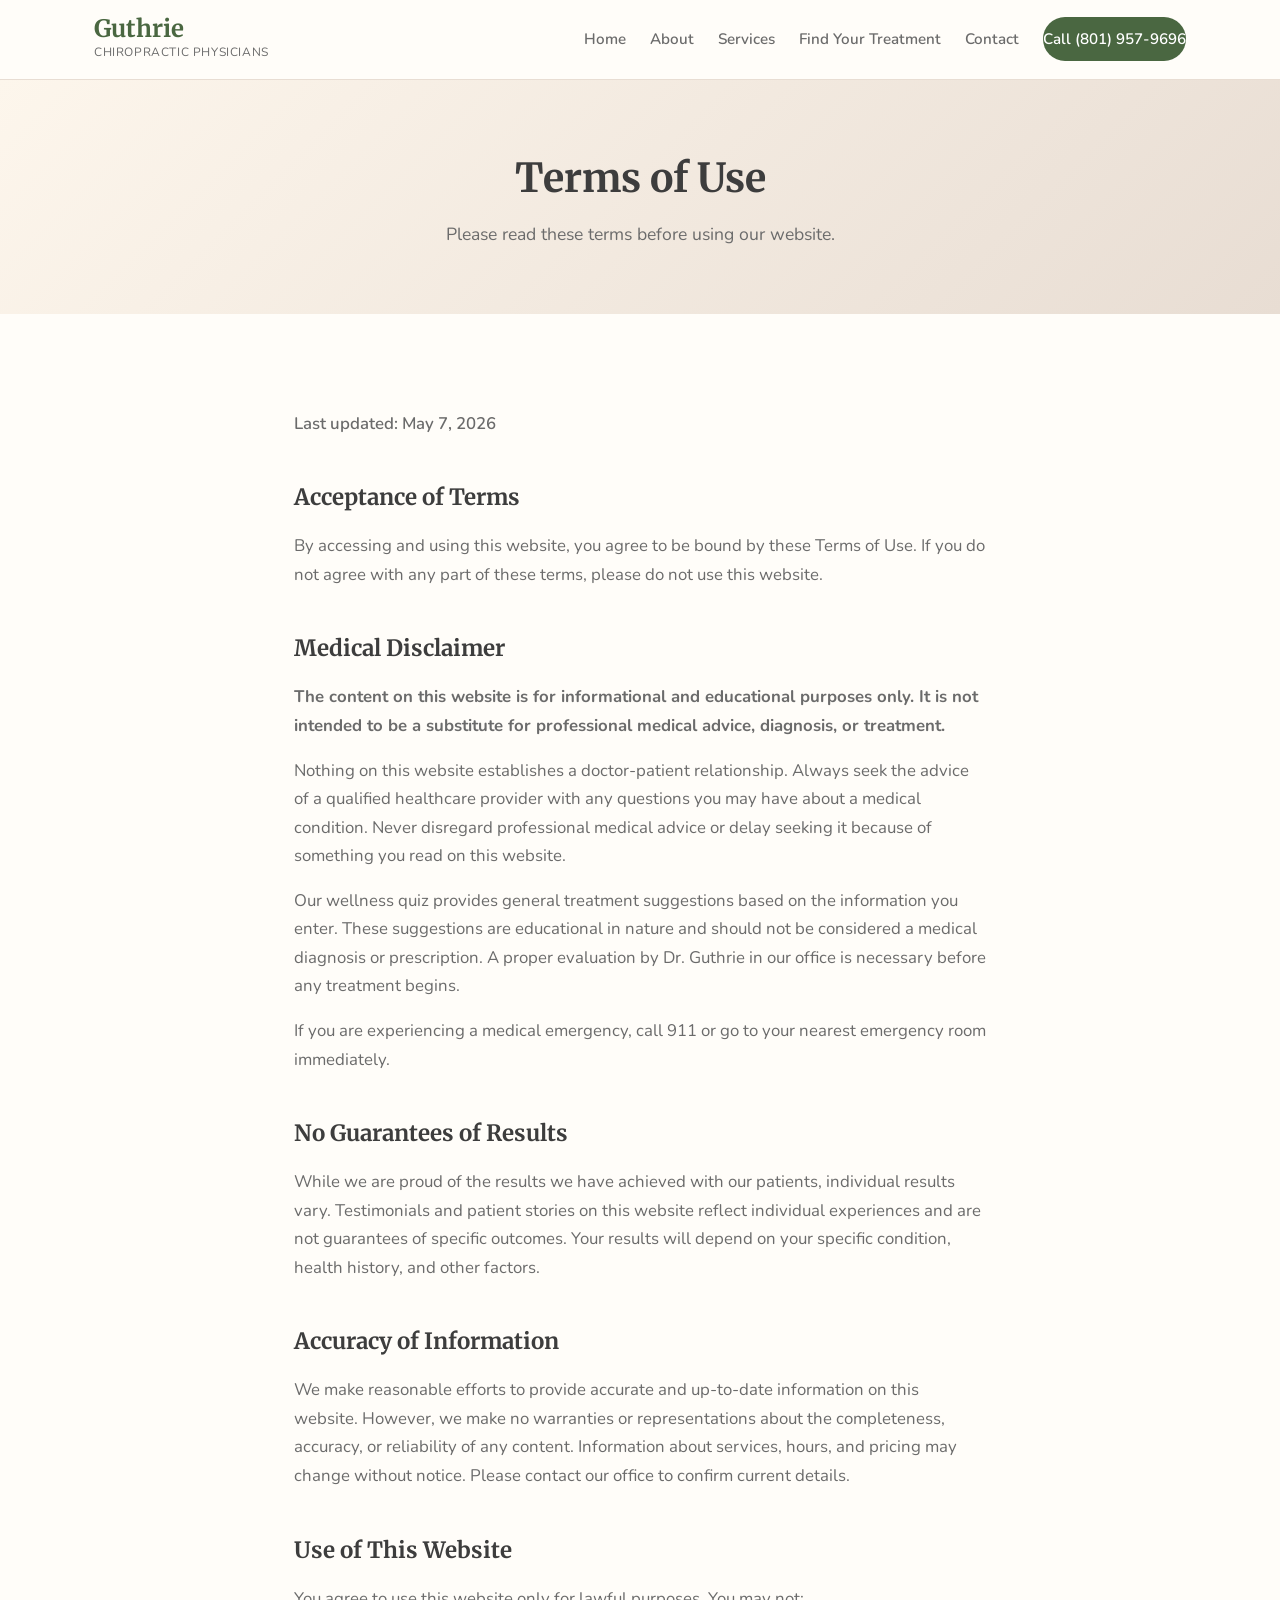
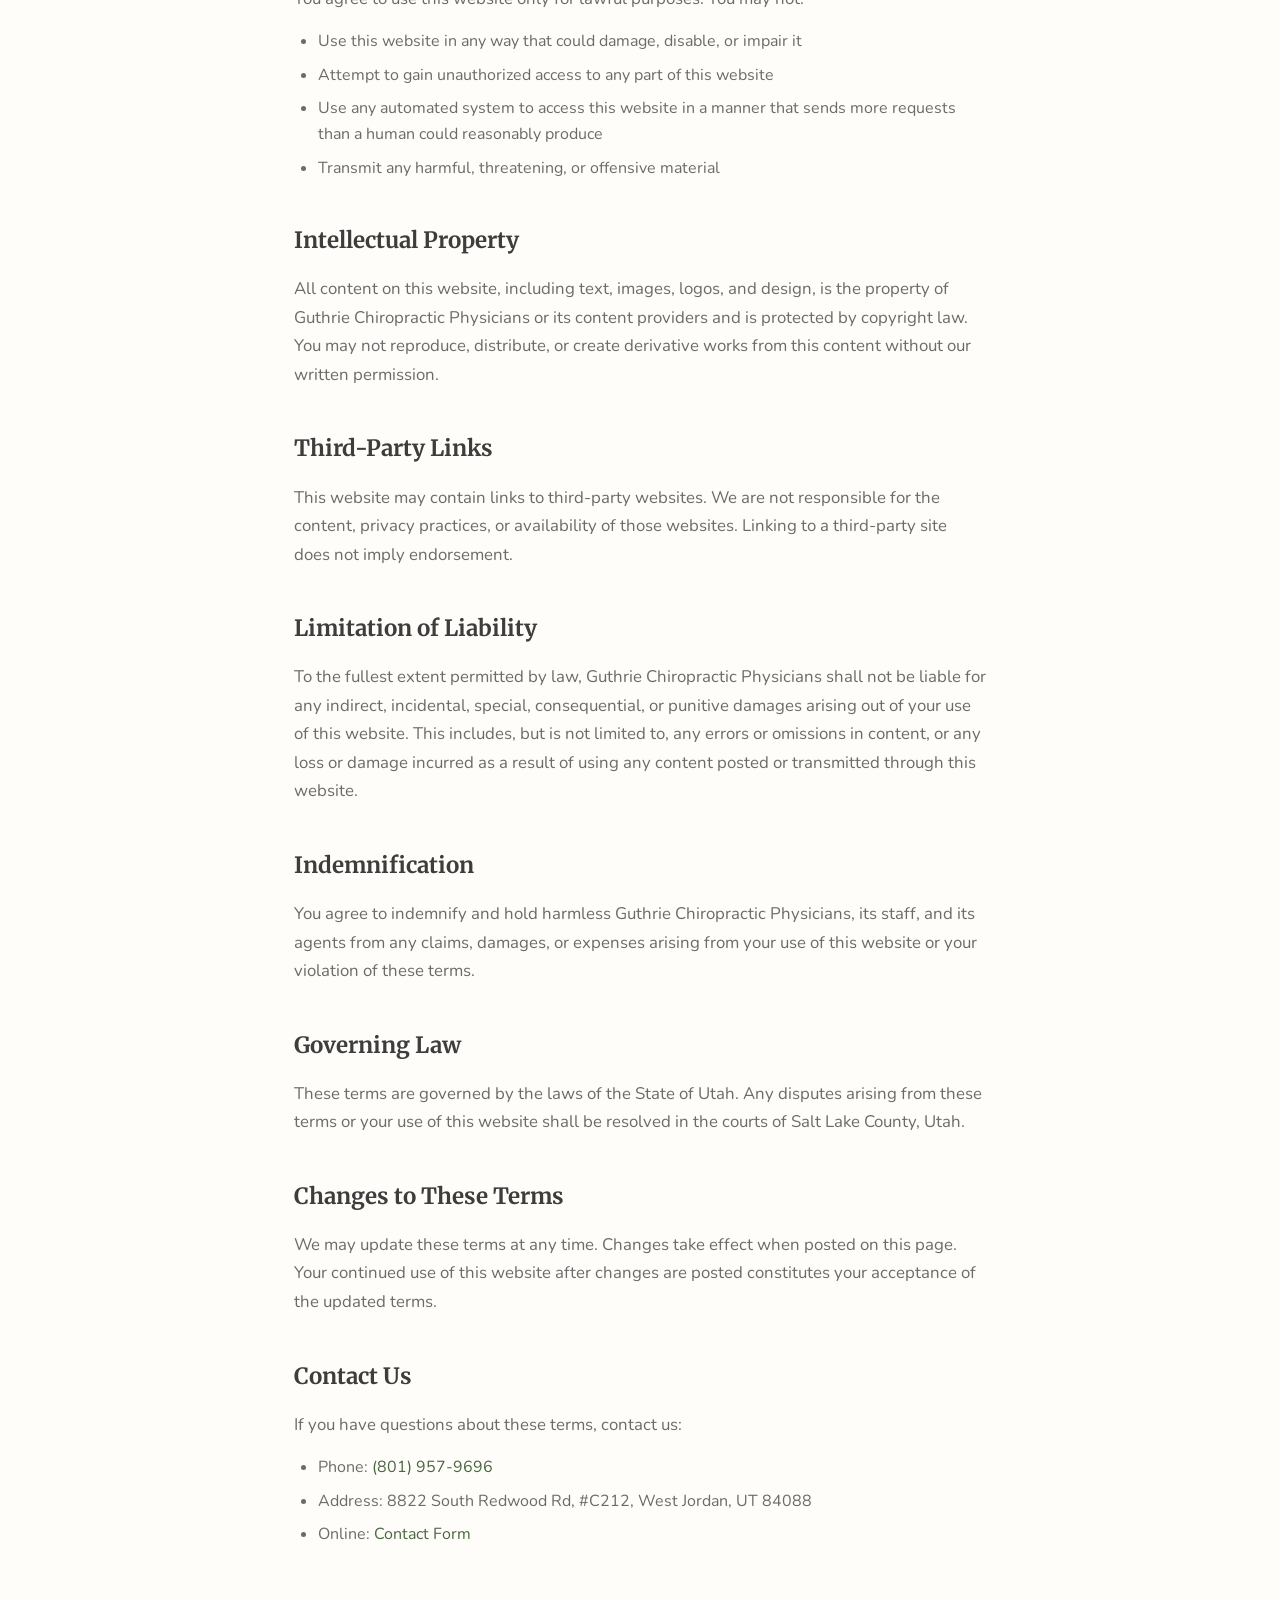
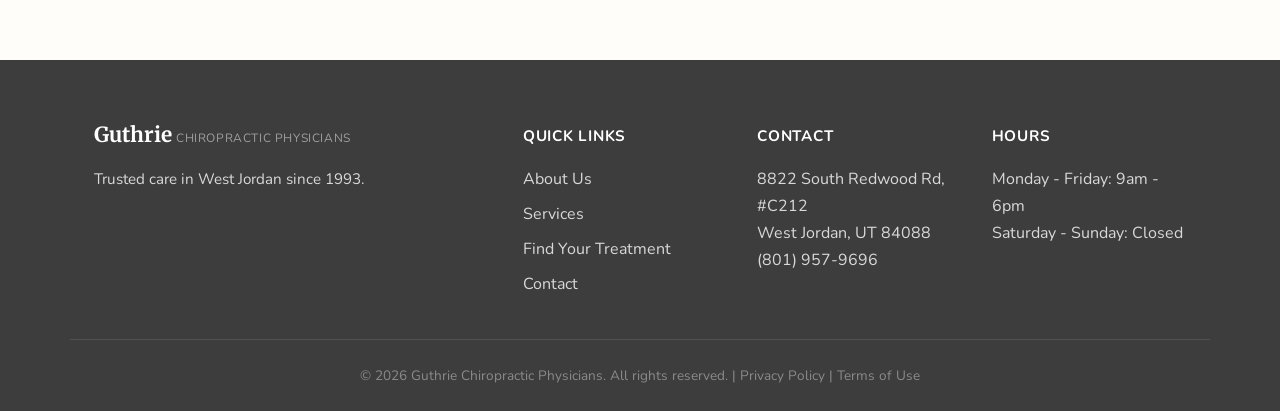
<file: terms.html>
<!DOCTYPE html>
<html lang="en">
<head>
  <meta charset="UTF-8">
  <meta name="viewport" content="width=device-width, initial-scale=1.0">
  <title>Terms of Use | Guthrie Chiropractic Physicians</title>
  <meta name="description" content="Terms of Use for the Guthrie Chiropractic Physicians website.">
  <meta name="robots" content="noindex">
  <link rel="preconnect" href="https://fonts.googleapis.com">
  <link rel="preconnect" href="https://fonts.gstatic.com" crossorigin>
  <link href="https://fonts.googleapis.com/css2?family=Nunito:wght@400;600;700;800&family=Merriweather:wght@400;700&display=swap" rel="stylesheet">
  <link rel="stylesheet" href="styles.css">
</head>
<body>

  <!-- Navigation -->
  <header class="header">
    <nav class="nav container">
      <a href="index.html" class="nav-logo">
        <span class="logo-text">Guthrie</span>
        <span class="logo-sub">Chiropractic Physicians</span>
      </a>
      <button class="nav-toggle" aria-label="Toggle navigation" aria-expanded="false">
        <span></span><span></span><span></span>
      </button>
      <ul class="nav-links">
        <li><a href="index.html">Home</a></li>
        <li><a href="about.html">About</a></li>
        <li><a href="services.html">Services</a></li>
        <li><a href="quiz.html">Find Your Treatment</a></li>
        <li><a href="contact.html">Contact</a></li>
        <li><a href="tel:8019579696" class="nav-cta">Call (801) 957-9696</a></li>
      </ul>
    </nav>
  </header>

  <!-- Page Hero -->
  <section class="page-hero">
    <div class="container">
      <h1>Terms of Use</h1>
      <p>Please read these terms before using our website.</p>
    </div>
  </section>

  <!-- Content -->
  <section class="legal-section">
    <div class="container legal-content">
      <p class="legal-updated">Last updated: May 7, 2026</p>

      <h2>Acceptance of Terms</h2>
      <p>By accessing and using this website, you agree to be bound by these Terms of Use. If you do not agree with any part of these terms, please do not use this website.</p>

      <h2>Medical Disclaimer</h2>
      <p><strong>The content on this website is for informational and educational purposes only. It is not intended to be a substitute for professional medical advice, diagnosis, or treatment.</strong></p>
      <p>Nothing on this website establishes a doctor-patient relationship. Always seek the advice of a qualified healthcare provider with any questions you may have about a medical condition. Never disregard professional medical advice or delay seeking it because of something you read on this website.</p>
      <p>Our wellness quiz provides general treatment suggestions based on the information you enter. These suggestions are educational in nature and should not be considered a medical diagnosis or prescription. A proper evaluation by Dr. Guthrie in our office is necessary before any treatment begins.</p>
      <p>If you are experiencing a medical emergency, call 911 or go to your nearest emergency room immediately.</p>

      <h2>No Guarantees of Results</h2>
      <p>While we are proud of the results we have achieved with our patients, individual results vary. Testimonials and patient stories on this website reflect individual experiences and are not guarantees of specific outcomes. Your results will depend on your specific condition, health history, and other factors.</p>

      <h2>Accuracy of Information</h2>
      <p>We make reasonable efforts to provide accurate and up-to-date information on this website. However, we make no warranties or representations about the completeness, accuracy, or reliability of any content. Information about services, hours, and pricing may change without notice. Please contact our office to confirm current details.</p>

      <h2>Use of This Website</h2>
      <p>You agree to use this website only for lawful purposes. You may not:</p>
      <ul>
        <li>Use this website in any way that could damage, disable, or impair it</li>
        <li>Attempt to gain unauthorized access to any part of this website</li>
        <li>Use any automated system to access this website in a manner that sends more requests than a human could reasonably produce</li>
        <li>Transmit any harmful, threatening, or offensive material</li>
      </ul>

      <h2>Intellectual Property</h2>
      <p>All content on this website, including text, images, logos, and design, is the property of Guthrie Chiropractic Physicians or its content providers and is protected by copyright law. You may not reproduce, distribute, or create derivative works from this content without our written permission.</p>

      <h2>Third-Party Links</h2>
      <p>This website may contain links to third-party websites. We are not responsible for the content, privacy practices, or availability of those websites. Linking to a third-party site does not imply endorsement.</p>

      <h2>Limitation of Liability</h2>
      <p>To the fullest extent permitted by law, Guthrie Chiropractic Physicians shall not be liable for any indirect, incidental, special, consequential, or punitive damages arising out of your use of this website. This includes, but is not limited to, any errors or omissions in content, or any loss or damage incurred as a result of using any content posted or transmitted through this website.</p>

      <h2>Indemnification</h2>
      <p>You agree to indemnify and hold harmless Guthrie Chiropractic Physicians, its staff, and its agents from any claims, damages, or expenses arising from your use of this website or your violation of these terms.</p>

      <h2>Governing Law</h2>
      <p>These terms are governed by the laws of the State of Utah. Any disputes arising from these terms or your use of this website shall be resolved in the courts of Salt Lake County, Utah.</p>

      <h2>Changes to These Terms</h2>
      <p>We may update these terms at any time. Changes take effect when posted on this page. Your continued use of this website after changes are posted constitutes your acceptance of the updated terms.</p>

      <h2>Contact Us</h2>
      <p>If you have questions about these terms, contact us:</p>
      <ul>
        <li>Phone: <a href="tel:8019579696">(801) 957-9696</a></li>
        <li>Address: 8822 South Redwood Rd, #C212, West Jordan, UT 84088</li>
        <li>Online: <a href="contact.html">Contact Form</a></li>
      </ul>
    </div>
  </section>

  <!-- Footer -->
  <footer class="footer">
    <div class="container footer-grid">
      <div class="footer-brand">
        <span class="logo-text">Guthrie</span>
        <span class="logo-sub">Chiropractic Physicians</span>
        <p class="footer-tagline">Trusted care in West Jordan since 1993.</p>
      </div>
      <div class="footer-links">
        <h4>Quick Links</h4>
        <ul>
          <li><a href="about.html">About Us</a></li>
          <li><a href="services.html">Services</a></li>
          <li><a href="quiz.html">Find Your Treatment</a></li>
          <li><a href="contact.html">Contact</a></li>
        </ul>
      </div>
      <div class="footer-contact">
        <h4>Contact</h4>
        <p>8822 South Redwood Rd, #C212<br>West Jordan, UT 84088</p>
        <p><a href="tel:8019579696">(801) 957-9696</a></p>
      </div>
      <div class="footer-hours">
        <h4>Hours</h4>
        <p>Monday - Friday: 9am - 6pm<br>Saturday - Sunday: Closed</p>
      </div>
    </div>
    <div class="footer-bottom container">
      <p>&copy; 2026 Guthrie Chiropractic Physicians. All rights reserved. | <a href="privacy.html">Privacy Policy</a> | <a href="terms.html">Terms of Use</a></p>
    </div>
  </footer>

  <script src="main.js"></script>
</body>
</html>
</file>
<file: styles.css>
/* ===== DESIGN TOKENS ===== */
:root {
  /* Warm earth tones */
  --color-cream: #FDF6EC;
  --color-warm-white: #FFFDF9;
  --color-sand: #E8DDD3;
  --color-clay: #C4A882;
  --color-terracotta: #C07A56;
  --color-forest: #4A6741;
  --color-forest-dark: #3A5233;
  --color-slate: #3D3D3D;
  --color-text: #2C2C2C;
  --color-text-light: #6B6B6B;
  --color-white: #FFFFFF;

  /* Typography */
  --font-heading: 'Merriweather', Georgia, serif;
  --font-body: 'Nunito', -apple-system, sans-serif;

  /* Spacing */
  --space-xs: 0.5rem;
  --space-sm: 1rem;
  --space-md: 1.5rem;
  --space-lg: 2.5rem;
  --space-xl: 4rem;
  --space-2xl: 6rem;

  /* Borders */
  --radius-sm: 8px;
  --radius-md: 16px;
  --radius-lg: 24px;
  --radius-full: 9999px;

  /* Shadows */
  --shadow-sm: 0 2px 8px rgba(0,0,0,0.06);
  --shadow-md: 0 4px 20px rgba(0,0,0,0.08);
  --shadow-lg: 0 8px 40px rgba(0,0,0,0.1);

  /* Whimsy */
  --gradient-warm: linear-gradient(135deg, #FDF6EC 0%, #f3e8d5 50%, #e8ddd3 100%);
  --gradient-glow: radial-gradient(circle, rgba(74,103,65,0.06) 0%, transparent 70%);
}

/* ===== RESET ===== */
*, *::before, *::after {
  margin: 0;
  padding: 0;
  box-sizing: border-box;
}

html {
  scroll-behavior: smooth;
}

body {
  font-family: var(--font-body);
  color: var(--color-text);
  background: var(--color-warm-white);
  line-height: 1.7;
  -webkit-font-smoothing: antialiased;
}

img {
  max-width: 100%;
  display: block;
}

a {
  color: inherit;
  text-decoration: none;
}

:focus-visible {
  outline: 2px solid var(--color-forest);
  outline-offset: 2px;
  border-radius: 2px;
}

ul {
  list-style: none;
}

/* ===== UTILITIES ===== */
.container {
  max-width: 1140px;
  margin: 0 auto;
  padding: 0 var(--space-md);
}

.section-title {
  font-family: var(--font-heading);
  font-size: 2rem;
  font-weight: 700;
  margin-bottom: var(--space-sm);
  color: var(--color-slate);
  text-wrap: balance;
}

.section-sub {
  color: var(--color-text-light);
  max-width: 600px;
  margin-bottom: var(--space-xl);
  font-size: 1.1rem;
}

/* ===== BUTTONS ===== */
.btn {
  display: inline-block;
  padding: 14px 32px;
  border-radius: var(--radius-full);
  font-family: var(--font-body);
  font-weight: 700;
  font-size: 1rem;
  transition: background-color 0.25s ease, color 0.25s ease, border-color 0.25s ease, transform 0.25s ease, box-shadow 0.25s ease;
  cursor: pointer;
  border: 2px solid transparent;
  text-align: center;
}

.btn-primary {
  background: var(--color-forest);
  color: var(--color-white);
  border-color: var(--color-forest);
}

.btn-primary:hover {
  background: var(--color-forest-dark);
  border-color: var(--color-forest-dark);
  transform: translateY(-2px);
  box-shadow: var(--shadow-md);
}

.btn-secondary {
  background: transparent;
  color: var(--color-forest);
  border-color: var(--color-forest);
}

.btn-secondary:hover {
  background: var(--color-forest);
  color: var(--color-white);
  transform: translateY(-2px);
}

.btn-outline {
  background: transparent;
  color: var(--color-terracotta);
  border-color: var(--color-terracotta);
}

.btn-outline:hover {
  background: var(--color-terracotta);
  color: var(--color-white);
  transform: translateY(-2px);
}

/* ===== HEADER ===== */
.header {
  position: sticky;
  top: 0;
  z-index: 100;
  background: var(--color-warm-white);
  border-bottom: 1px solid var(--color-sand);
  backdrop-filter: blur(10px);
}

.nav {
  display: flex;
  align-items: center;
  justify-content: space-between;
  padding: var(--space-sm) var(--space-md);
}

.nav-logo {
  display: flex;
  flex-direction: column;
}

.logo-text {
  font-family: var(--font-heading);
  font-size: 1.5rem;
  font-weight: 700;
  color: var(--color-forest);
  line-height: 1.1;
}

.logo-sub {
  font-size: 0.75rem;
  color: var(--color-text-light);
  letter-spacing: 0.05em;
  text-transform: uppercase;
}

.nav-links {
  display: flex;
  align-items: center;
  gap: var(--space-md);
}

.nav-links a {
  font-weight: 600;
  font-size: 0.95rem;
  color: var(--color-text-light);
  transition: color 0.2s ease;
  position: relative;
  padding: 12px 0;
}

.nav-links a:hover,
.nav-links a.active {
  color: var(--color-forest);
}

.nav-links a.active::after {
  content: '';
  position: absolute;
  bottom: -6px;
  left: 0;
  right: 0;
  height: 2px;
  background: var(--color-forest);
  border-radius: 1px;
}

.nav-cta {
  background: var(--color-forest);
  color: var(--color-white) !important;
  padding: 10px 20px;
  border-radius: var(--radius-full);
  white-space: nowrap;
}

.nav-cta:hover {
  background: var(--color-forest-dark) !important;
  color: var(--color-white) !important;
}

.nav-toggle {
  display: none;
  flex-direction: column;
  gap: 5px;
  background: none;
  border: none;
  cursor: pointer;
  padding: 4px;
}

.nav-toggle span {
  display: block;
  width: 24px;
  height: 2px;
  background: var(--color-text);
  border-radius: 2px;
  transition: transform 0.3s ease;
}

/* ===== SUBTLE ANIMATIONS ===== */
@keyframes fadeIn {
  from { opacity: 0; transform: translateY(10px); }
  to { opacity: 1; transform: translateY(0); }
}

/* ===== HERO ===== */
.hero {
  background: var(--color-cream);
  padding: var(--space-2xl) 0 calc(var(--space-2xl) + 2rem);
  position: relative;
  overflow: hidden;
}

.hero-content {
  position: relative;
  display: grid;
  grid-template-columns: 1fr 1fr;
  gap: var(--space-xl);
  align-items: center;
}

.hero-text {
  position: relative;
  z-index: 1;
}

.hero h1 {
  font-family: var(--font-heading);
  font-size: 2.8rem;
  font-weight: 700;
  line-height: 1.2;
  color: var(--color-slate);
  margin-bottom: var(--space-md);
  text-wrap: balance;
}

.hero-accent {
  color: var(--color-forest);
}

.hero-sub {
  font-size: 1.15rem;
  color: var(--color-text-light);
  margin-bottom: var(--space-lg);
  max-width: 480px;
}

.hero-actions {
  display: flex;
  gap: var(--space-sm);
  flex-wrap: wrap;
}

.hero-image {
  border-radius: var(--radius-lg);
  overflow: hidden;
  aspect-ratio: 4/3;
  box-shadow: var(--shadow-lg);
}

.hero-image img {
  width: 100%;
  height: 100%;
  object-fit: cover;
}

/* ===== TRUST BAR ===== */
.trust-bar {
  background: var(--color-forest);
  padding: var(--space-lg) 0;
}

.trust-grid {
  display: grid;
  grid-template-columns: repeat(4, 1fr);
  gap: var(--space-md);
  text-align: center;
}

.trust-item {
  display: flex;
  flex-direction: column;
  align-items: center;
}

.trust-number {
  font-family: var(--font-heading);
  font-size: 2.2rem;
  font-weight: 700;
  color: var(--color-white);
}

.trust-label {
  font-size: 0.9rem;
  color: rgba(255,255,255,0.8);
  margin-top: 4px;
}

/* ===== QUIZ PROMO ===== */
.quiz-promo {
  padding: var(--space-2xl) 0;
}

.quiz-promo-card {
  background: var(--gradient-warm);
  border-radius: var(--radius-lg);
  padding: var(--space-xl);
  display: flex;
  align-items: center;
  gap: var(--space-xl);
  box-shadow: var(--shadow-md);
  position: relative;
  overflow: hidden;
}

.quiz-promo-card::before {
  content: '';
  position: absolute;
  bottom: -40px;
  left: -40px;
  width: 160px;
  height: 160px;
  background: radial-gradient(circle, rgba(192,122,86,0.06) 0%, transparent 70%);
  border-radius: 50%;
}

.quiz-promo-text h2 {
  font-family: var(--font-heading);
  font-size: 1.8rem;
  color: var(--color-slate);
  margin-bottom: var(--space-sm);
}

.quiz-promo-text p {
  color: var(--color-text-light);
  margin-bottom: var(--space-md);
  font-size: 1.05rem;
}

.quiz-promo-visual {
  flex-shrink: 0;
}

.quiz-icon {
  width: 120px;
  height: 120px;
  color: var(--color-forest);
}

/* ===== SERVICES PREVIEW ===== */
.services-preview {
  padding: var(--space-2xl) 0;
  background: var(--color-warm-white);
}

.services-grid {
  display: grid;
  grid-template-columns: repeat(2, 1fr);
  gap: var(--space-md);
  margin-bottom: var(--space-lg);
}

.service-card {
  background: var(--color-white);
  border: 1px solid var(--color-sand);
  border-radius: var(--radius-lg);
  padding: var(--space-lg);
  transition: box-shadow 0.4s cubic-bezier(0.25, 0.46, 0.45, 0.94), transform 0.4s cubic-bezier(0.25, 0.46, 0.45, 0.94), border-color 0.4s cubic-bezier(0.25, 0.46, 0.45, 0.94);
  position: relative;
  overflow: hidden;
}

.service-card:hover {
  box-shadow: var(--shadow-lg);
  transform: translateY(-4px);
  border-color: var(--color-clay);
}

.service-card--photo {
  display: block;
  position: relative;
  aspect-ratio: 4/3;
  padding: 0;
  border: none;
  cursor: pointer;
}

.service-card--photo img {
  width: 100%;
  height: 100%;
  object-fit: cover;
  border-radius: var(--radius-lg);
  transition: transform 0.5s ease;
}

.service-card--photo:hover img {
  transform: scale(1.05);
}

.service-card__overlay {
  position: absolute;
  bottom: 0;
  left: 0;
  right: 0;
  padding: var(--space-md);
  background: linear-gradient(to top, rgba(44,44,44,0.85) 0%, transparent 100%);
  border-radius: 0 0 var(--radius-lg) var(--radius-lg);
}

.service-card__overlay h3 {
  font-family: var(--font-heading);
  font-size: 1.15rem;
  color: var(--color-white);
  margin-bottom: 4px;
}

.service-card__overlay p {
  color: rgba(255,255,255,0.8);
  font-size: 0.9rem;
  line-height: 1.4;
}

.services-cta {
  margin-top: var(--space-sm);
}

/* ===== TESTIMONIALS ===== */
.testimonials {
  padding: var(--space-2xl) 0;
  background: var(--color-cream);
}

.testimonials-grid {
  display: grid;
  grid-template-columns: 1.2fr 0.8fr;
  grid-template-rows: auto auto;
  gap: var(--space-md);
}

.testimonial-card {
  background: var(--color-white);
  border-radius: var(--radius-lg);
  padding: var(--space-lg);
  box-shadow: var(--shadow-sm);
  border: 1px solid var(--color-sand);
  position: relative;
}

.testimonial-card:first-child {
  grid-row: 1 / 3;
  display: flex;
  flex-direction: column;
  justify-content: center;
}

.testimonial-card::before {
  content: '\201C';
  position: absolute;
  top: 12px;
  left: 18px;
  font-size: 3.5rem;
  font-family: var(--font-heading);
  color: var(--color-clay);
  opacity: 0.15;
  line-height: 1;
}

.testimonial-card p {
  font-style: italic;
  color: var(--color-text);
  margin-bottom: var(--space-sm);
  line-height: 1.8;
}

.testimonial-card:first-child p {
  font-size: 1.15rem;
}

.testimonial-card cite {
  font-style: normal;
  font-weight: 700;
  color: var(--color-forest);
  font-size: 0.9rem;
}

/* ===== CTA SECTION ===== */
.cta-section {
  background: linear-gradient(135deg, var(--color-forest) 0%, var(--color-forest-dark) 100%);
  padding: var(--space-2xl) 0;
}

.cta-content h2 {
  font-family: var(--font-heading);
  font-size: 2.2rem;
  color: var(--color-white);
  margin-bottom: var(--space-sm);
  text-wrap: balance;
}

.cta-content p {
  color: rgba(255,255,255,0.85);
  font-size: 1.1rem;
  max-width: 500px;
  margin-bottom: var(--space-lg);
}

.cta-actions {
  display: flex;
  gap: var(--space-sm);
  flex-wrap: wrap;
}

.cta-section .btn-primary {
  background: var(--color-white);
  color: var(--color-forest);
  border-color: var(--color-white);
}

.cta-section .btn-primary:hover {
  background: var(--color-cream);
  border-color: var(--color-cream);
}

.cta-section .btn-secondary {
  color: var(--color-white);
  border-color: var(--color-white);
}

.cta-section .btn-secondary:hover {
  background: var(--color-white);
  color: var(--color-forest);
}

/* ===== SIGNATURE ===== */
.hero::after {
  content: '\2605';
  position: absolute;
  bottom: 12px;
  right: 18px;
  font-size: 6px;
  color: rgba(196,168,130,0.25);
  pointer-events: none;
  user-select: none;
}

/* ===== FOOTER ===== */
.footer {
  background: var(--color-slate);
  color: rgba(255,255,255,0.8);
  padding: var(--space-xl) 0 var(--space-md);
}

.footer-grid {
  display: grid;
  grid-template-columns: 2fr 1fr 1fr 1fr;
  gap: var(--space-lg);
  margin-bottom: var(--space-lg);
}

.footer-brand .logo-text {
  font-size: 1.3rem;
  color: var(--color-white);
}

.footer-brand .logo-sub {
  color: rgba(255,255,255,0.5);
}

.footer-tagline {
  margin-top: var(--space-sm);
  font-size: 0.95rem;
}

.footer h4 {
  color: var(--color-white);
  font-size: 0.95rem;
  text-transform: uppercase;
  letter-spacing: 0.05em;
  margin-bottom: var(--space-sm);
}

.footer-links ul {
  display: flex;
  flex-direction: column;
  gap: var(--space-xs);
}

.footer-links a:hover {
  color: var(--color-white);
  text-decoration: underline;
}

.footer-contact a:hover {
  color: var(--color-white);
  text-decoration: underline;
}

.footer-bottom {
  border-top: 1px solid rgba(255,255,255,0.1);
  padding-top: var(--space-md);
  text-align: center;
  font-size: 0.85rem;
  color: rgba(255,255,255,0.4);
}

/* ===== PAGE HERO (inner pages) ===== */
.page-hero {
  background: linear-gradient(135deg, var(--color-cream) 0%, var(--color-sand) 100%);
  padding: var(--space-xl) 0;
  text-align: center;
}

.page-hero h1 {
  font-family: var(--font-heading);
  font-size: 2.5rem;
  color: var(--color-slate);
  margin-bottom: var(--space-xs);
}

.page-hero p {
  color: var(--color-text-light);
  font-size: 1.1rem;
  max-width: 550px;
  margin: 0 auto;
}

/* ===== ABOUT PAGE ===== */
.about-section {
  padding: var(--space-2xl) 0;
}

.about-grid {
  display: grid;
  grid-template-columns: 1fr 1fr;
  gap: var(--space-xl);
  align-items: center;
}

.about-text h2 {
  font-family: var(--font-heading);
  font-size: 1.8rem;
  color: var(--color-slate);
  margin-bottom: var(--space-sm);
}

.about-text p {
  color: var(--color-text-light);
  margin-bottom: var(--space-sm);
  font-size: 1.05rem;
}

.about-image-placeholder {
  background: var(--color-cream);
  border-radius: var(--radius-lg);
  aspect-ratio: 4/3;
  display: flex;
  align-items: center;
  justify-content: center;
  color: var(--color-clay);
  font-size: 1rem;
  border: 2px dashed var(--color-sand);
}

.values-grid {
  display: grid;
  grid-template-columns: repeat(3, 1fr);
  gap: var(--space-md);
  margin-top: var(--space-xl);
}

.value-card {
  text-align: center;
  padding: var(--space-lg);
}

.value-card h3 {
  font-family: var(--font-heading);
  font-size: 1.1rem;
  color: var(--color-slate);
  margin-bottom: var(--space-xs);
}

.value-card p {
  color: var(--color-text-light);
  font-size: 0.95rem;
}

/* ===== SERVICES PAGE ===== */
.services-full {
  padding: var(--space-2xl) 0;
}

.service-detail {
  display: grid;
  grid-template-columns: 1fr 1fr;
  gap: var(--space-xl);
  align-items: center;
  padding: var(--space-xl) 0;
  border-bottom: 1px solid var(--color-sand);
}

.service-detail:last-child {
  border-bottom: none;
}

.service-detail:nth-child(even) {
  direction: rtl;
}

.service-detail:nth-child(even) > * {
  direction: ltr;
}

.service-detail-text h2 {
  font-family: var(--font-heading);
  font-size: 1.6rem;
  color: var(--color-slate);
  margin-bottom: var(--space-sm);
}

.service-detail-text p {
  color: var(--color-text-light);
  margin-bottom: var(--space-sm);
  font-size: 1.05rem;
}

.service-detail-text ul {
  list-style: disc;
  padding-left: var(--space-md);
  color: var(--color-text-light);
  margin-bottom: var(--space-md);
}

.service-detail-text li {
  margin-bottom: var(--space-xs);
}

.service-image-placeholder {
  background: var(--color-cream);
  border-radius: var(--radius-lg);
  aspect-ratio: 4/3;
  display: flex;
  align-items: center;
  justify-content: center;
  color: var(--color-clay);
  font-size: 1rem;
  border: 2px dashed var(--color-sand);
}

.service-image {
  border-radius: var(--radius-lg);
  overflow: hidden;
  aspect-ratio: 4/3;
  position: relative;
}

.service-image img {
  width: 100%;
  height: 100%;
  object-fit: cover;
  transition: transform 0.5s ease;
}

.service-detail:hover .service-image img {
  transform: scale(1.05);
}

/* ===== CONTACT PAGE ===== */
.contact-section {
  padding: var(--space-2xl) 0;
}

.contact-grid {
  display: grid;
  grid-template-columns: 1fr 1fr;
  gap: var(--space-xl);
}

.contact-info h2 {
  font-family: var(--font-heading);
  font-size: 1.6rem;
  color: var(--color-slate);
  margin-bottom: var(--space-md);
}

.contact-detail {
  margin-bottom: var(--space-md);
}

.contact-detail h3 {
  font-weight: 700;
  font-size: 0.9rem;
  text-transform: uppercase;
  letter-spacing: 0.05em;
  color: var(--color-forest);
  margin-bottom: 4px;
}

.contact-detail p,
.contact-detail a {
  color: var(--color-text-light);
  font-size: 1.05rem;
}

.contact-detail a:hover {
  color: var(--color-forest);
}

.contact-form h2 {
  font-family: var(--font-heading);
  font-size: 1.6rem;
  color: var(--color-slate);
  margin-bottom: var(--space-md);
}

.form-group {
  margin-bottom: var(--space-sm);
}

.form-group label {
  display: block;
  font-weight: 600;
  font-size: 0.9rem;
  color: var(--color-text);
  margin-bottom: 4px;
}

.form-group input,
.form-group textarea,
.form-group select {
  width: 100%;
  padding: 12px 16px;
  border: 1px solid var(--color-sand);
  border-radius: var(--radius-sm);
  font-family: var(--font-body);
  font-size: 1rem;
  background: var(--color-white);
  transition: border-color 0.2s ease;
  color: var(--color-text);
}

.form-group input:focus,
.form-group textarea:focus,
.form-group select:focus {
  outline: 2px solid var(--color-forest);
  outline-offset: -1px;
  border-color: var(--color-forest);
  box-shadow: 0 0 0 3px rgba(74,103,65,0.1);
}

.form-group textarea {
  resize: vertical;
  min-height: 120px;
}

/* ===== QUIZ PAGE ===== */
.quiz-section {
  padding: var(--space-2xl) 0;
  min-height: 60vh;
}

.quiz-container {
  max-width: 700px;
  margin: 0 auto;
}

.quiz-progress {
  display: flex;
  gap: 6px;
  margin-bottom: var(--space-lg);
}

.quiz-progress-step {
  flex: 1;
  height: 6px;
  border-radius: 3px;
  background: var(--color-sand);
  transition: background 0.3s ease;
}

.quiz-progress-step.active {
  background: var(--color-forest);
}

.quiz-progress-step.completed {
  background: var(--color-forest);
}

.quiz-question {
  display: none;
}

.quiz-question.active {
  display: block;
  animation: fadeIn 0.4s ease;
  scroll-margin-top: 80px;
}

.quiz-question h2 {
  font-family: var(--font-heading);
  font-size: 1.6rem;
  color: var(--color-slate);
  margin-bottom: var(--space-xs);
}

.quiz-question p {
  color: var(--color-text-light);
  margin-bottom: var(--space-md);
}

.quiz-options {
  display: flex;
  flex-direction: column;
  gap: var(--space-sm);
}

.quiz-option {
  display: block;
  padding: var(--space-md);
  background: var(--color-white);
  border: 2px solid var(--color-sand);
  border-radius: var(--radius-lg);
  cursor: pointer;
  transition: border-color 0.3s ease, background-color 0.3s ease, transform 0.3s ease, box-shadow 0.3s ease;
  font-size: 1rem;
  text-align: left;
  position: relative;
  overflow: hidden;
}

.quiz-option::after {
  content: '';
  position: absolute;
  right: 16px;
  top: 50%;
  transform: translateY(-50%) scale(0);
  width: 24px;
  height: 24px;
  border-radius: 50%;
  background: var(--color-forest);
  transition: transform 0.3s ease;
}

.quiz-option:hover {
  border-color: var(--color-forest);
  background: var(--color-cream);
  transform: translateX(4px);
}

.quiz-option.selected {
  border-color: var(--color-forest);
  background: rgba(74,103,65,0.08);
  box-shadow: 0 0 0 1px var(--color-forest);
}

.quiz-option.selected::after {
  transform: translateY(-50%) scale(1);
  background: var(--color-forest);
  content: '\2713';
  color: white;
  display: flex;
  align-items: center;
  justify-content: center;
  font-size: 14px;
  line-height: 24px;
  text-align: center;
}

.quiz-option input {
  display: none;
}

/* ===== SPINE DIAGRAM ===== */
.spine-layout {
  display: grid;
  grid-template-columns: 240px 1fr;
  gap: var(--space-xl);
  align-items: start;
}

.spine-diagram {
  text-align: center;
  position: relative;
  background: var(--gradient-warm);
  border-radius: var(--radius-lg);
  padding: var(--space-md) var(--space-sm);
  border: 1px solid var(--color-sand);
}

.body-svg {
  width: 200px;
  height: auto;
  max-height: 420px;
  filter: drop-shadow(0 2px 8px rgba(0,0,0,0.05));
}

.spine-zone {
  transition: fill 0.25s ease;
  cursor: pointer;
}

.spine-zone:hover {
  fill: rgba(74,103,65,0.12);
}

.spine-highlight {
  transition: opacity 0.35s ease;
  filter: drop-shadow(0 0 8px rgba(74,103,65,0.3));
}

.zone-label {
  pointer-events: none;
  font-weight: 600;
  transition: fill 0.2s ease;
}

.spine-hint {
  font-size: 0.8rem;
  color: var(--color-text-light);
  margin-top: var(--space-xs);
}

.spine-options-label {
  font-size: 0.85rem;
  color: var(--color-text-light);
  margin-bottom: var(--space-sm);
  text-transform: uppercase;
  letter-spacing: 0.05em;
  font-weight: 600;
}

@media (max-width: 768px) {
  .spine-layout {
    grid-template-columns: 1fr;
  }

  .spine-diagram {
    order: -1;
  }

  .body-svg {
    width: 160px;
    max-height: 340px;
  }
}

.quiz-nav {
  display: flex;
  justify-content: space-between;
  margin-top: var(--space-lg);
}

/* Quiz Results */
.quiz-results {
  display: none;
}

.quiz-results.active {
  display: block;
  animation: fadeIn 0.4s ease;
  scroll-margin-top: 80px;
}

.result-card {
  background: var(--color-cream);
  border-radius: var(--radius-lg);
  padding: var(--space-xl);
  margin-bottom: var(--space-md);
}

.result-card h2 {
  font-family: var(--font-heading);
  font-size: 1.8rem;
  color: var(--color-forest);
  margin-bottom: var(--space-sm);
}

.result-card h3 {
  font-family: var(--font-heading);
  font-size: 1.2rem;
  color: var(--color-slate);
  margin-bottom: var(--space-xs);
}

.result-card p {
  color: var(--color-text-light);
  margin-bottom: var(--space-sm);
  font-size: 1.05rem;
}

.result-recommendation {
  background: var(--color-white);
  border-radius: var(--radius-md);
  padding: var(--space-lg);
  border: 1px solid var(--color-sand);
  margin: var(--space-md) 0;
}

.result-recommendation h3 {
  color: var(--color-forest);
}

.email-capture {
  background: var(--color-white);
  border-radius: var(--radius-md);
  padding: var(--space-lg);
  text-align: center;
  margin-bottom: var(--space-md);
}

.email-capture h3 {
  font-family: var(--font-heading);
  color: var(--color-slate);
  margin-bottom: var(--space-xs);
}

.email-capture p {
  color: var(--color-text-light);
  margin-bottom: var(--space-md);
}

.email-form {
  display: flex;
  gap: var(--space-xs);
  max-width: 450px;
  margin: 0 auto;
}

.email-form input {
  flex: 1;
  padding: 12px 16px;
  border: 1px solid var(--color-sand);
  border-radius: var(--radius-sm);
  font-family: var(--font-body);
  font-size: 1rem;
}

.email-form input:focus {
  outline: 2px solid var(--color-forest);
  outline-offset: -1px;
  border-color: var(--color-forest);
}

.result-cta {
  text-align: center;
  padding: var(--space-lg) 0;
}

.result-cta h3 {
  font-family: var(--font-heading);
  font-size: 1.4rem;
  color: var(--color-slate);
  margin-bottom: var(--space-xs);
}

.result-cta p {
  color: var(--color-text-light);
  margin-bottom: var(--space-md);
}

/* ===== MAP ===== */
.map-container {
  margin-top: var(--space-xl);
  border-radius: var(--radius-lg);
  overflow: hidden;
  box-shadow: var(--shadow-md);
}

.map-container iframe {
  width: 100%;
  height: 350px;
  border: none;
}

/* ===== SERVICE ILLUSTRATIONS ===== */
.service-card--illus {
  display: flex;
  flex-direction: column;
  text-decoration: none;
  padding: 0;
  cursor: pointer;
}

.service-card__illus {
  background: var(--gradient-warm);
  padding: var(--space-lg) var(--space-md);
  display: flex;
  align-items: center;
  justify-content: center;
}

.service-card__illus svg {
  width: 100%;
  height: auto;
  max-height: 140px;
  transition: transform 0.5s ease;
}

.service-card--illus:hover .service-card__illus svg {
  transform: scale(1.05);
}

.service-card__text {
  padding: var(--space-md) var(--space-lg) var(--space-lg);
}

.service-card--illus h3 {
  font-family: var(--font-heading);
  font-size: 1.1rem;
  color: var(--color-slate);
  margin-bottom: var(--space-xs);
}

.service-card--illus p {
  color: var(--color-text-light);
  font-size: 0.92rem;
}

.service-illustration {
  background: var(--gradient-warm);
  display: flex;
  align-items: center;
  justify-content: center;
  padding: var(--space-lg);
}

.service-illustration svg {
  width: 100%;
  height: auto;
  max-height: 200px;
  transition: transform 0.5s ease;
}

.service-detail:hover .service-illustration svg {
  transform: scale(1.05);
}

/* Illustration animation setup */
.service-illustration svg *,
.service-card__illus svg * {
  transform-box: fill-box;
  transform-origin: center;
}

@keyframes svc-align {
  0%, 30% { transform: translateX(8px); }
  50%, 100% { transform: translateX(0); }
}

@keyframes svc-ring {
  0%, 30% { opacity: 0; transform: scale(0.6); }
  40% { opacity: 0.4; }
  100% { opacity: 0; transform: scale(1.4); }
}

@keyframes svc-scan {
  0% { transform: translateY(-30px); opacity: 0; }
  15% { opacity: 0.8; }
  85% { opacity: 0.8; }
  100% { transform: translateY(60px); opacity: 0; }
}

@keyframes svc-wave {
  0% { opacity: 0.6; transform: scale(0.7); }
  100% { opacity: 0; transform: scale(1.4); }
}

@keyframes svc-breathe-up {
  0%, 100% { transform: translateY(0); }
  50% { transform: translateY(-5px); }
}

@keyframes svc-breathe-down {
  0%, 100% { transform: translateY(0); }
  50% { transform: translateY(5px); }
}

@keyframes svc-zap {
  0%, 40% { opacity: 1; }
  50% { opacity: 0.15; }
  60%, 100% { opacity: 1; }
}

@keyframes svc-sway {
  0%, 100% { transform: rotate(-3deg); }
  50% { transform: rotate(3deg); }
}

@keyframes svc-float {
  0%, 100% { transform: translateY(0); opacity: 0.4; }
  50% { transform: translateY(-8px); opacity: 0.7; }
}

@keyframes svc-drop {
  0%, 55% { transform: rotate(0deg); }
  65% { transform: rotate(5deg); }
  80% { transform: rotate(3deg); }
  100% { transform: rotate(0deg); }
}

@keyframes svc-flora {
  0%, 100% { transform: scale(1); opacity: 0.5; }
  50% { transform: scale(1.4); opacity: 0.8; }
}

.svc-shift { animation: svc-align 3.5s ease-in-out infinite; }
.svc-ring { animation: svc-ring 2.5s ease-out infinite; }
.svc-scanline { animation: svc-scan 3s ease-in-out infinite; }
.svc-beam { animation: svc-float 2.5s ease-in-out infinite; }
.svc-ring1 { animation: svc-wave 2.5s ease-out infinite; }
.svc-ring2 { animation: svc-wave 2.5s ease-out 0.4s infinite; }
.svc-ring3 { animation: svc-wave 2.5s ease-out 0.8s infinite; }
.svc-up { animation: svc-breathe-up 4s ease-in-out infinite; }
.svc-down { animation: svc-breathe-down 4s ease-in-out infinite; }
.svc-disc { animation: svc-breathe-up 4s ease-in-out infinite; }
.svc-glow { animation: svc-ring 4s ease-out infinite; }
.svc-flex { animation: svc-sway 5s ease-in-out infinite; }
.svc-arc1 { animation: svc-float 2.5s ease-in-out infinite; }
.svc-arc2 { animation: svc-float 2.5s ease-in-out 0.4s infinite; }
.svc-drop-part { animation: svc-drop 4s ease-in-out infinite; transform-origin: 0% 50%; }
.svc-drop-arrow { animation: svc-float 2s ease-in-out infinite; }
.svc-zap1 { animation: svc-zap 1.8s ease-in-out infinite; }
.svc-zap2 { animation: svc-zap 1.8s ease-in-out 0.3s infinite; }
.svc-leaf1 { animation: svc-sway 3.5s ease-in-out infinite; transform-origin: 50% 100%; }
.svc-leaf2 { animation: svc-sway 4s ease-in-out 0.5s infinite; transform-origin: 50% 100%; }
.svc-flora1, .svc-flora3, .svc-flora5 { animation: svc-flora 3s ease-in-out infinite; }
.svc-flora2, .svc-flora4, .svc-flora6 { animation: svc-flora 3s ease-in-out 1s infinite; }
.svc-shield { animation: svc-ring 5s ease-in-out infinite; }

/* ===== LEGAL PAGES ===== */
.legal-section {
  padding: var(--space-2xl) 0;
}

.legal-content {
  max-width: 740px;
}

.legal-content h2 {
  font-family: var(--font-heading);
  font-size: 1.4rem;
  color: var(--color-slate);
  margin-top: var(--space-lg);
  margin-bottom: var(--space-sm);
}

.legal-content p {
  color: var(--color-text-light);
  margin-bottom: var(--space-sm);
  font-size: 1.05rem;
  line-height: 1.7;
}

.legal-content ul {
  list-style: disc;
  padding-left: var(--space-md);
  color: var(--color-text-light);
  margin-bottom: var(--space-sm);
}

.legal-content li {
  margin-bottom: var(--space-xs);
  line-height: 1.6;
}

.legal-content a {
  color: var(--color-forest);
}

.legal-content a:hover {
  color: var(--color-forest-dark);
}

.legal-updated {
  font-size: 0.9rem;
  color: var(--color-clay);
  font-weight: 600;
  margin-bottom: var(--space-lg);
}

/* ===== REDUCED MOTION ===== */
@media (prefers-reduced-motion: reduce) {
  *, *::before, *::after {
    animation-duration: 0.01ms !important;
    transition-duration: 0.01ms !important;
  }
}

/* ===== RESPONSIVE ===== */
@media (max-width: 900px) {
  .hero-content {
    grid-template-columns: 1fr;
  }

  .hero-image {
    max-width: 480px;
  }

  .hero h1 {
    font-size: 2.2rem;
  }

  .trust-grid {
    grid-template-columns: repeat(2, 1fr);
    gap: var(--space-sm);
  }

  .services-grid {
    grid-template-columns: 1fr;
  }

  .testimonials-grid {
    grid-template-columns: 1fr;
  }

  .testimonial-card:first-child {
    grid-row: auto;
  }

  .footer-grid {
    grid-template-columns: 1fr 1fr;
    gap: var(--space-md);
  }

  .about-grid,
  .service-detail,
  .contact-grid {
    grid-template-columns: 1fr;
  }

  .service-detail:nth-child(even) {
    direction: ltr;
  }

  .quiz-promo-card {
    flex-direction: column;
    text-align: center;
  }

  .values-grid {
    grid-template-columns: 1fr;
  }
}

@media (max-width: 768px) {
  .nav-toggle {
    display: flex;
  }

  .nav-links {
    display: none;
    flex-direction: column;
    position: absolute;
    top: 100%;
    left: 0;
    right: 0;
    background: var(--color-warm-white);
    border-bottom: 1px solid var(--color-sand);
    padding: var(--space-md);
    gap: var(--space-sm);
    box-shadow: var(--shadow-md);
  }

  .nav-links.open {
    display: flex;
  }

  .nav-links a.active::after {
    display: none;
  }

  .hero {
    padding: var(--space-xl) 0;
  }

  .hero h1 {
    font-size: 1.8rem;
  }

  .section-title {
    font-size: 1.6rem;
  }

  .footer-grid {
    grid-template-columns: 1fr;
  }

  .email-form {
    flex-direction: column;
  }
}
</file>
